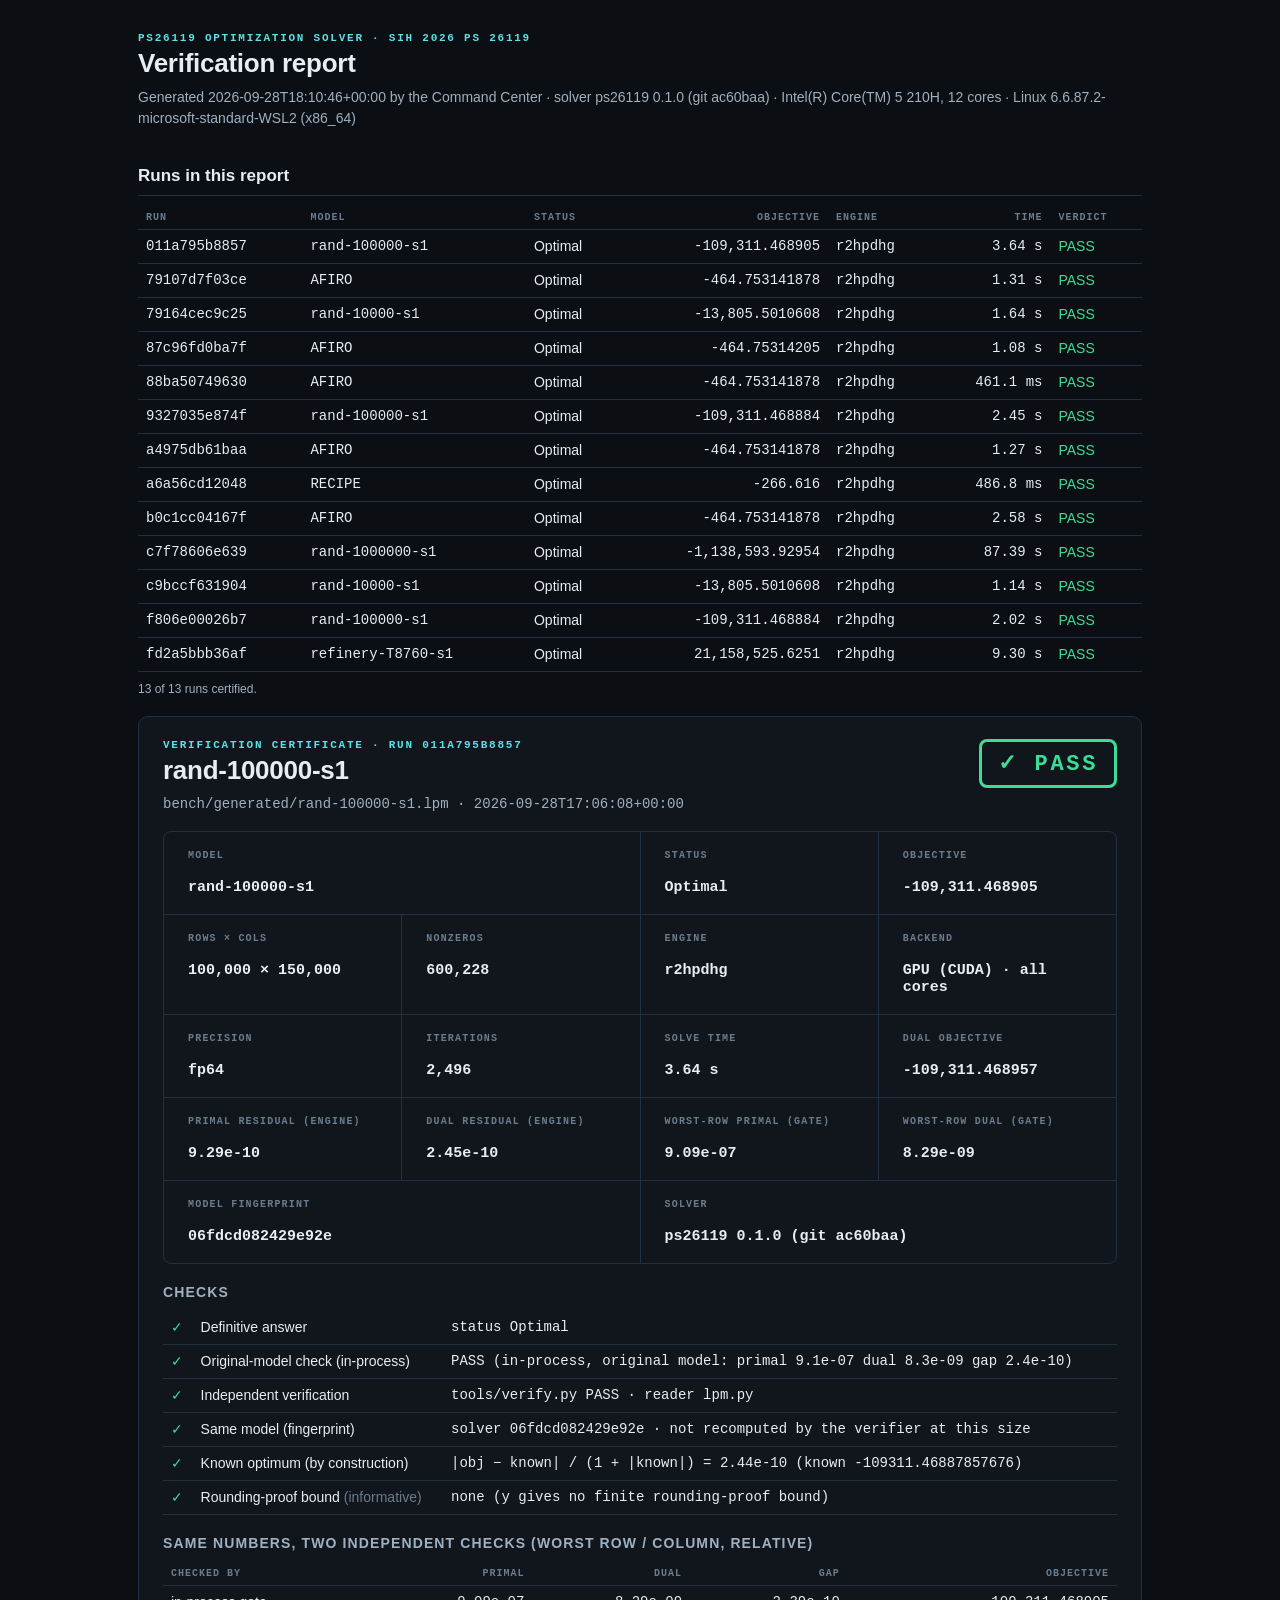
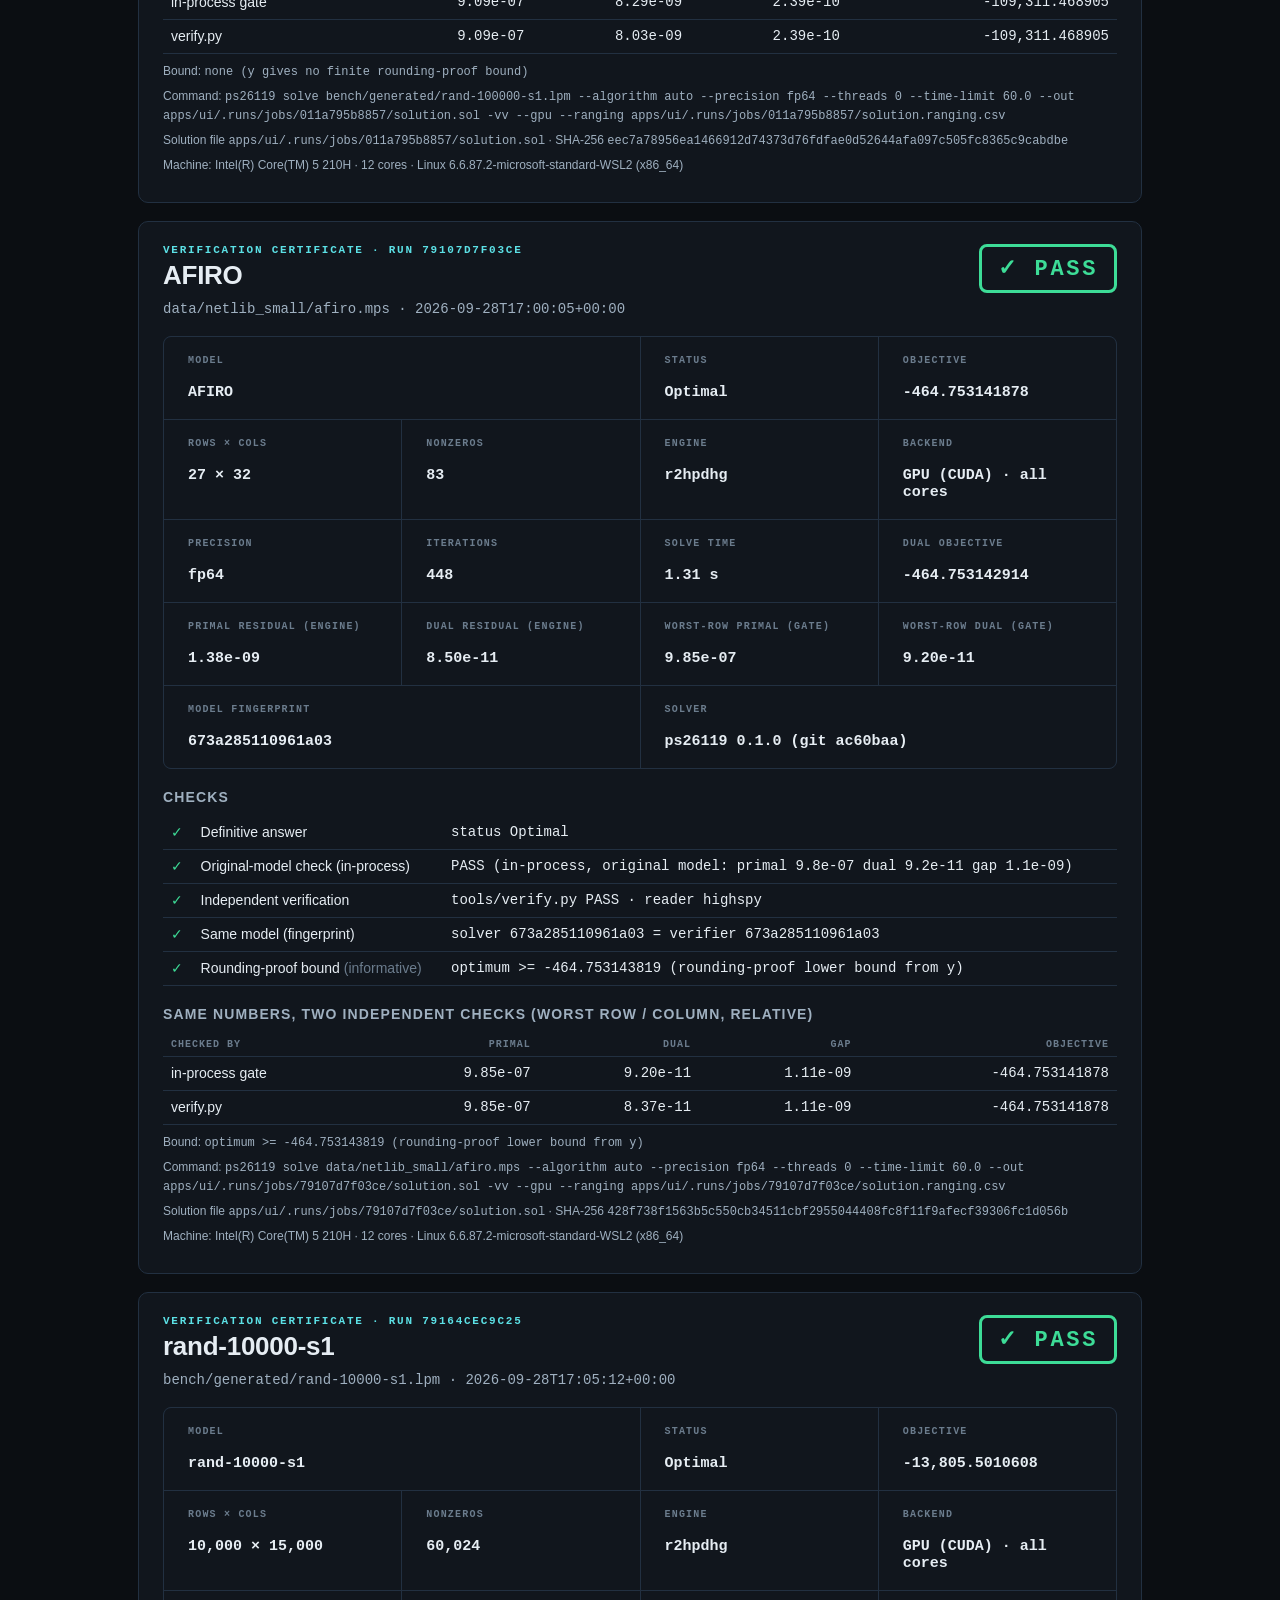
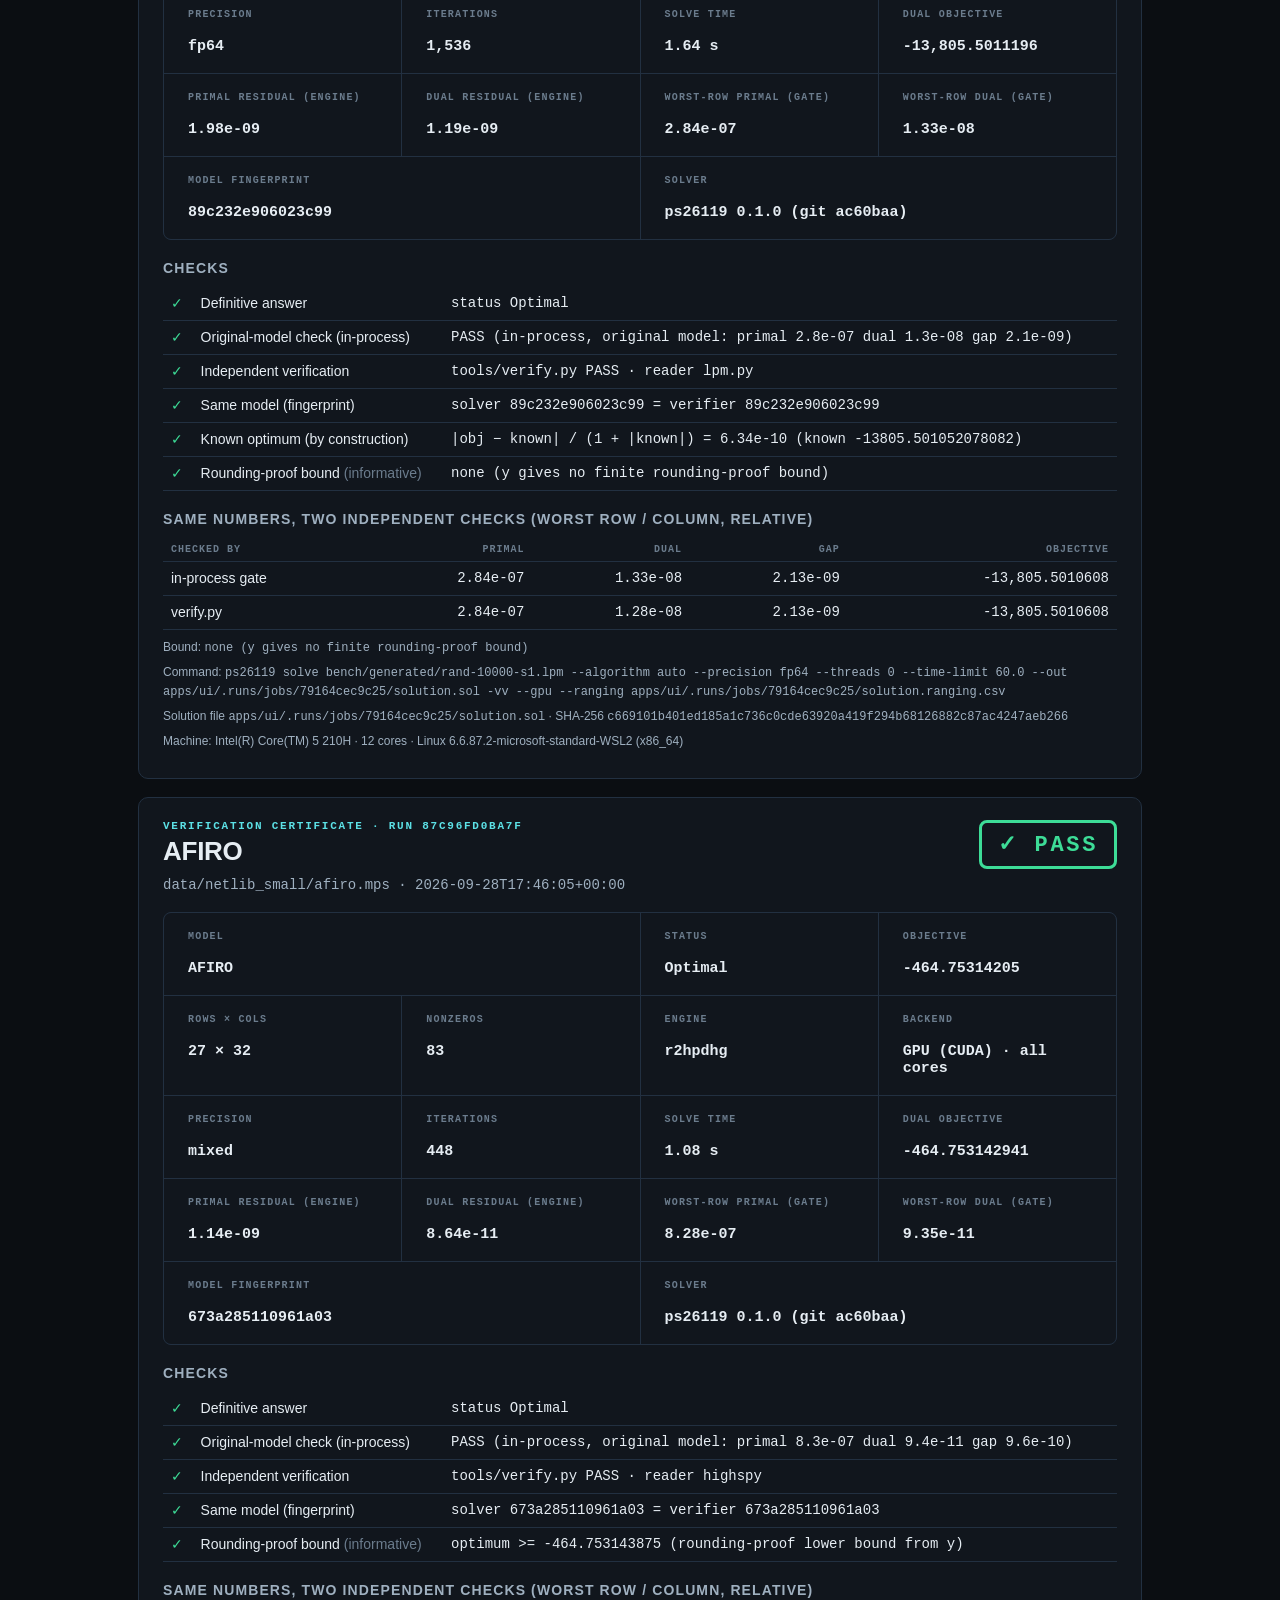
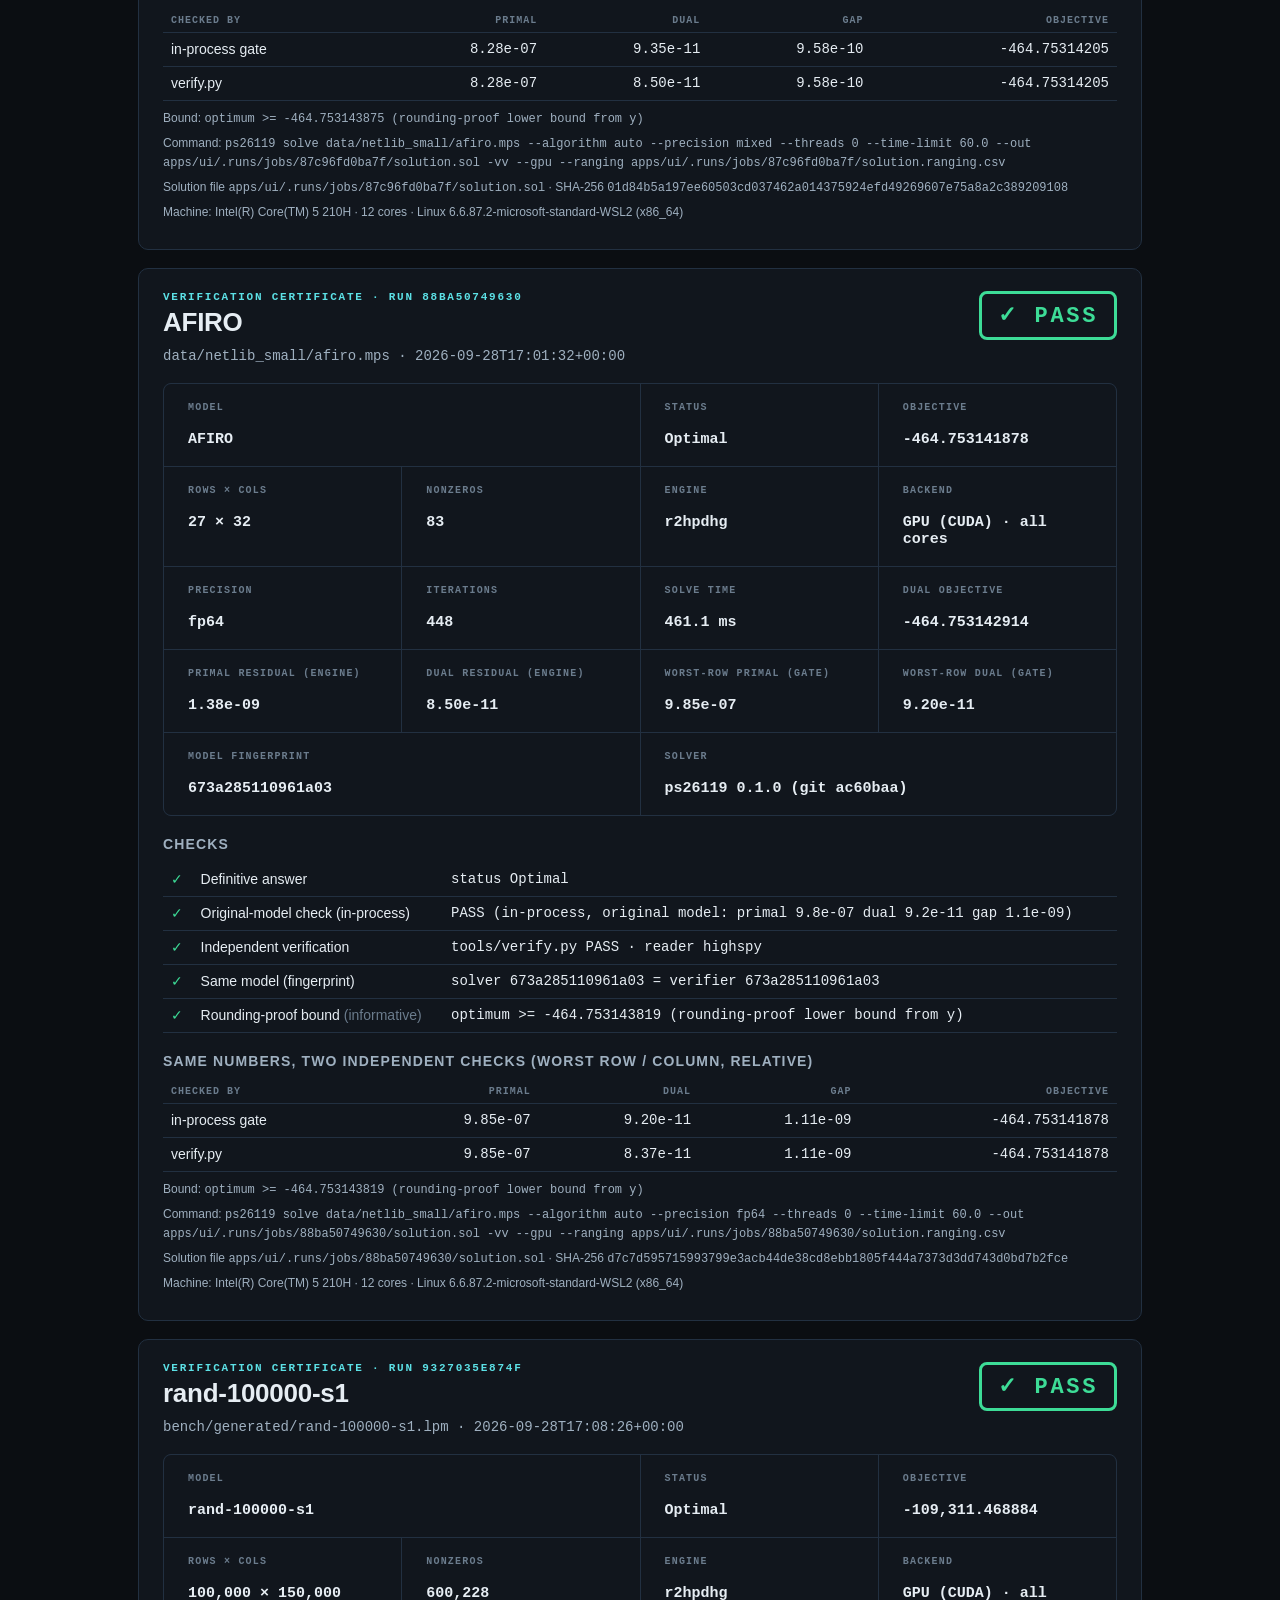
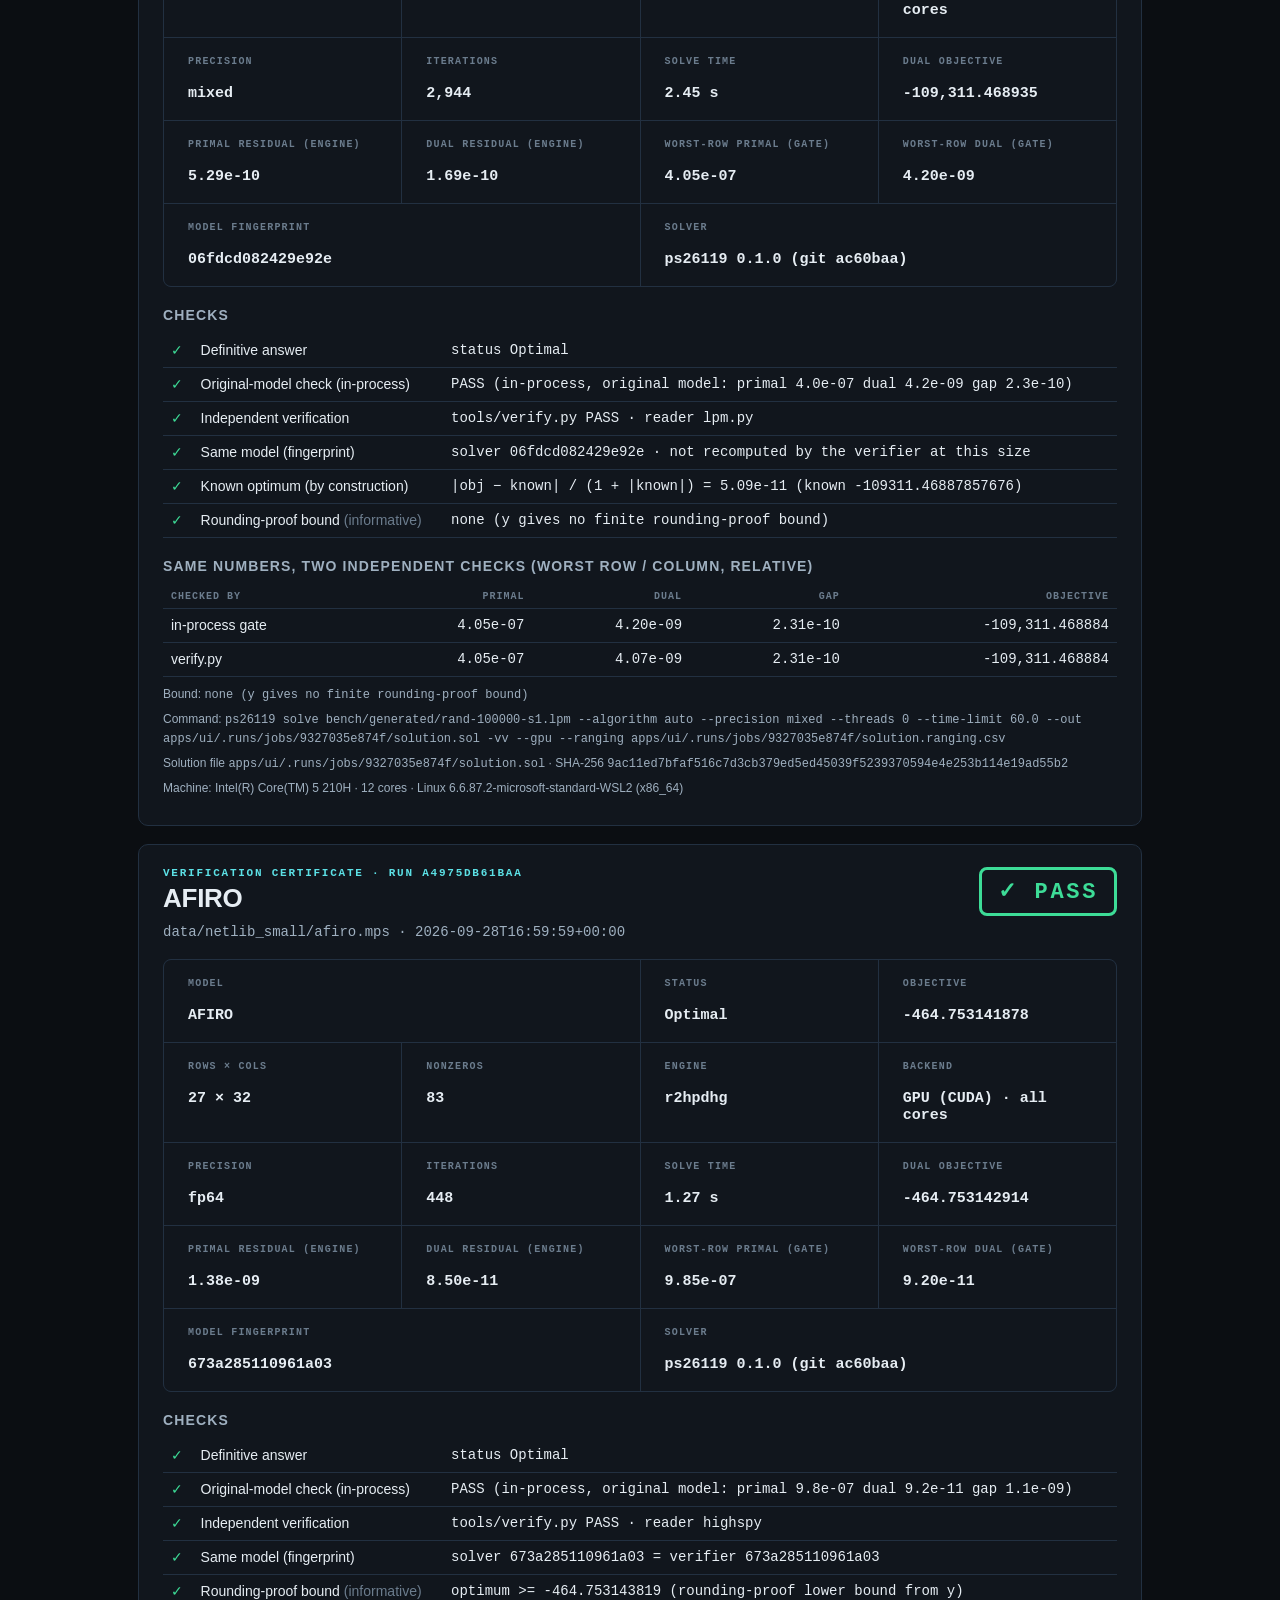
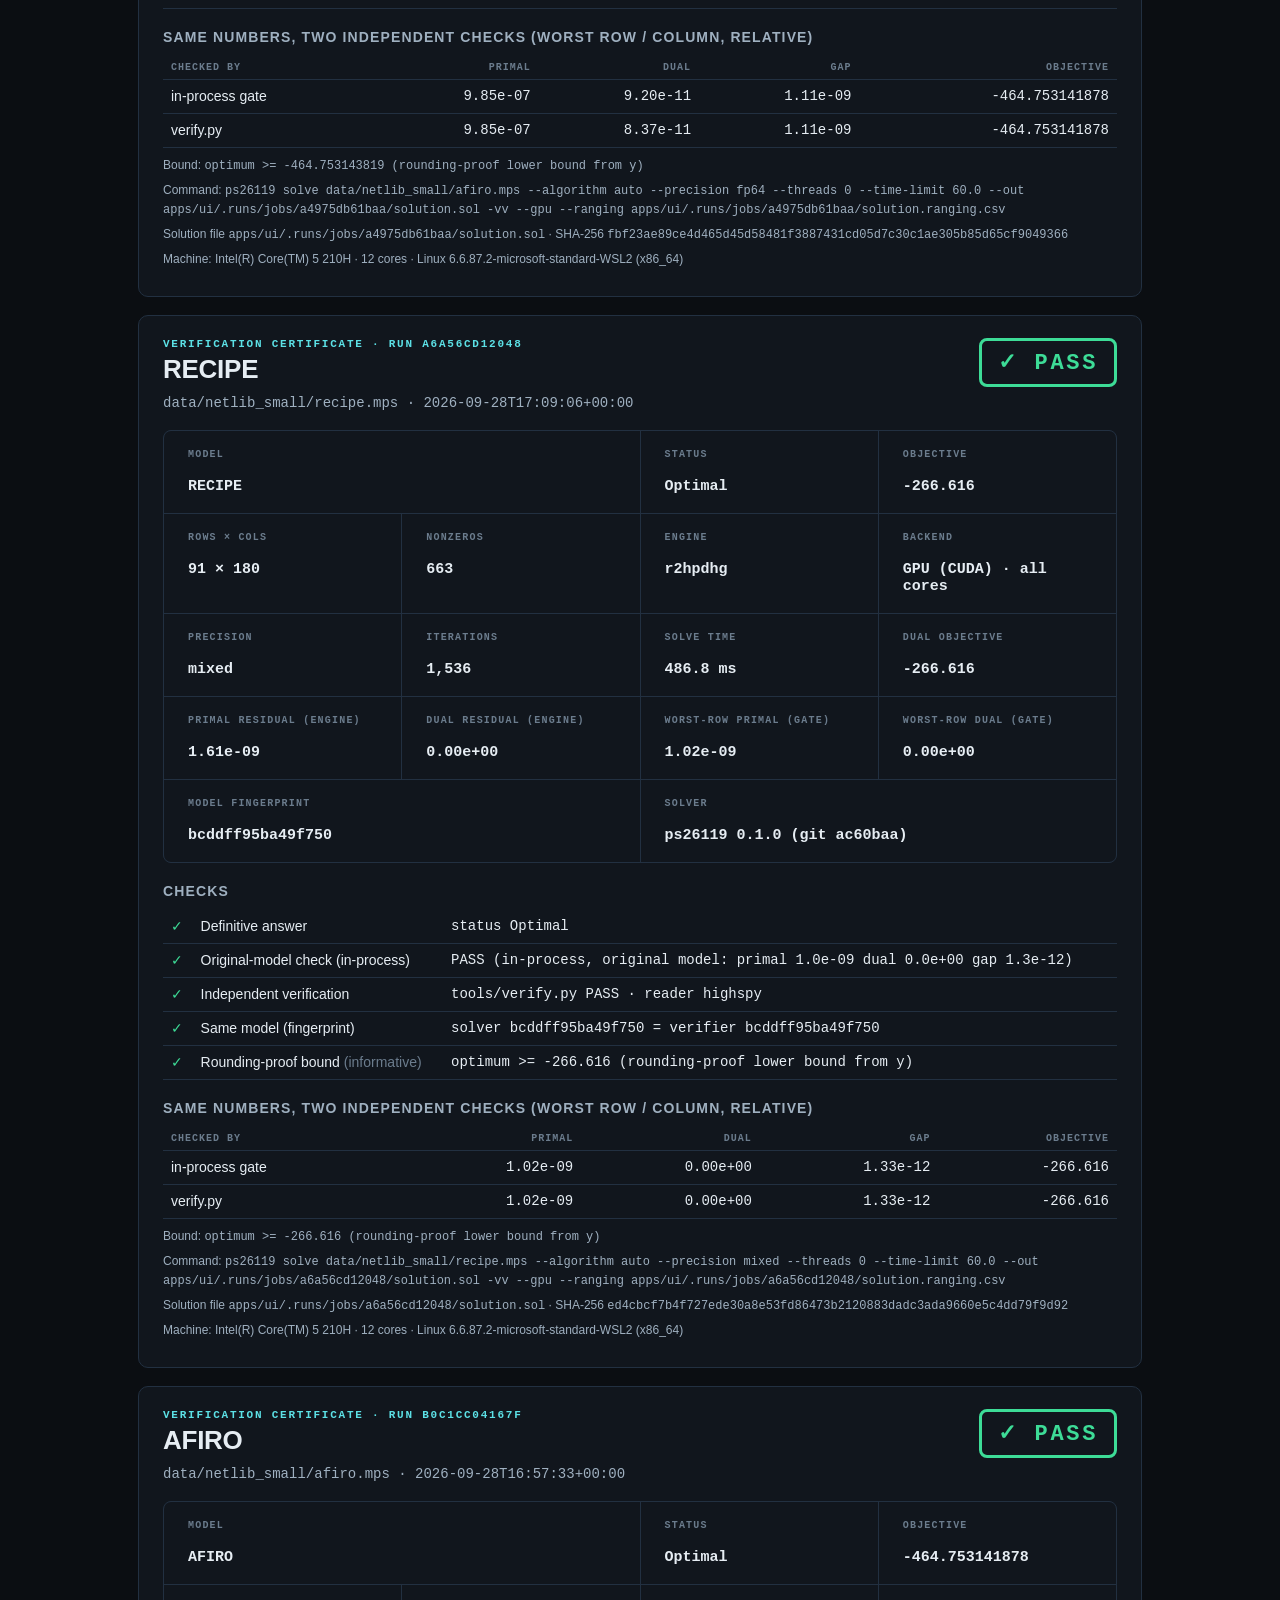
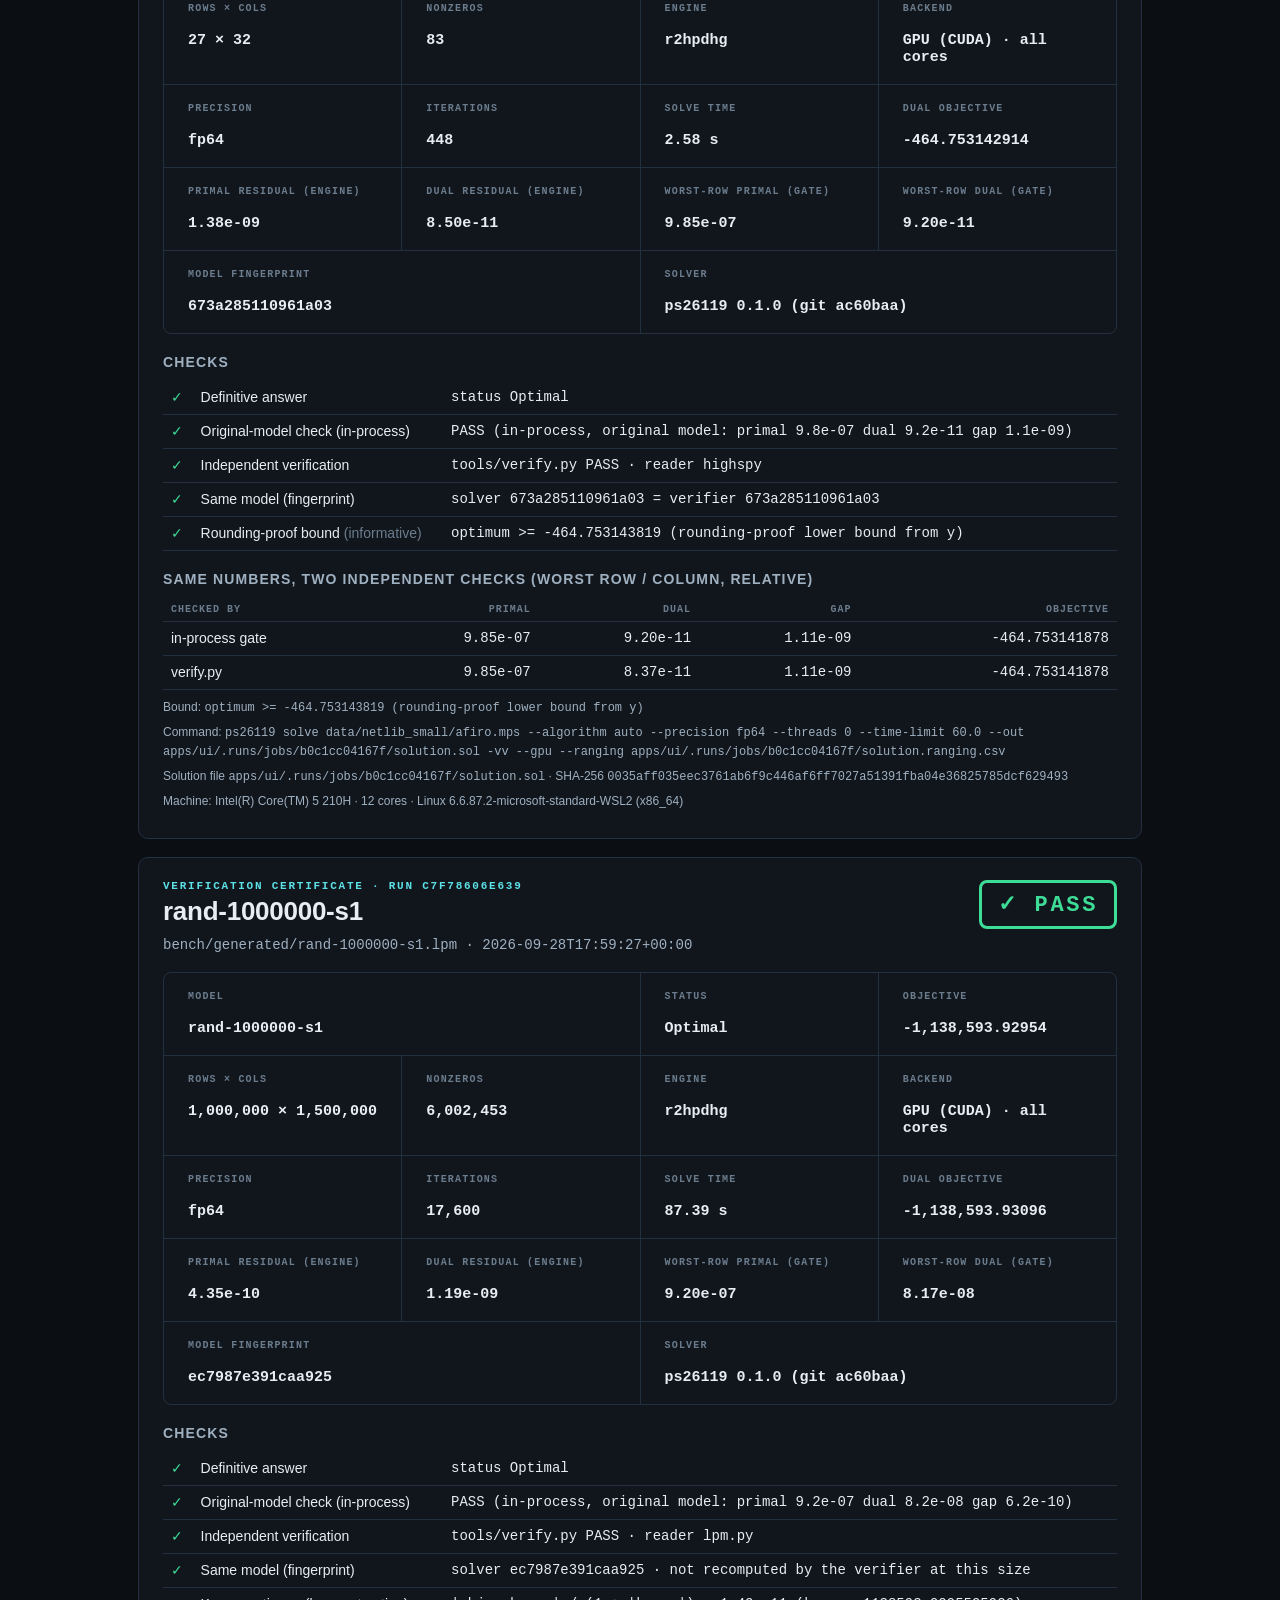
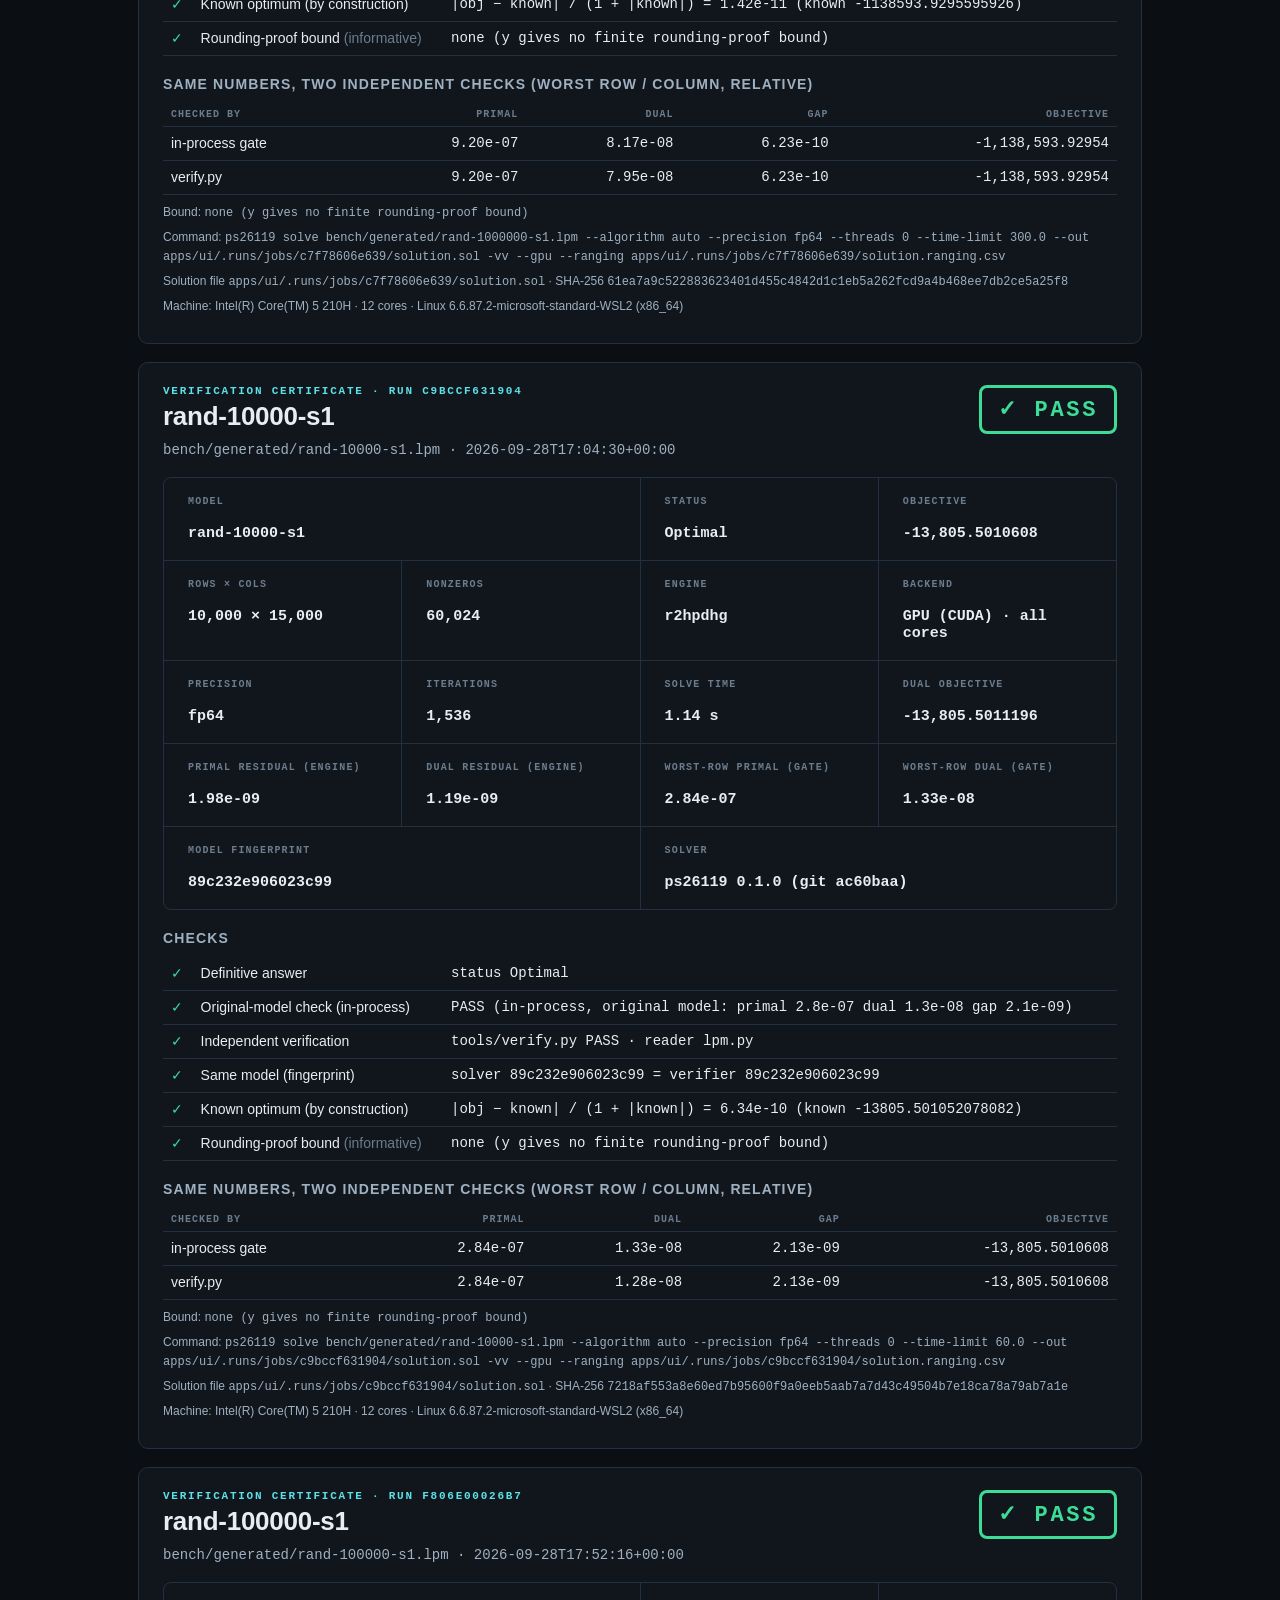
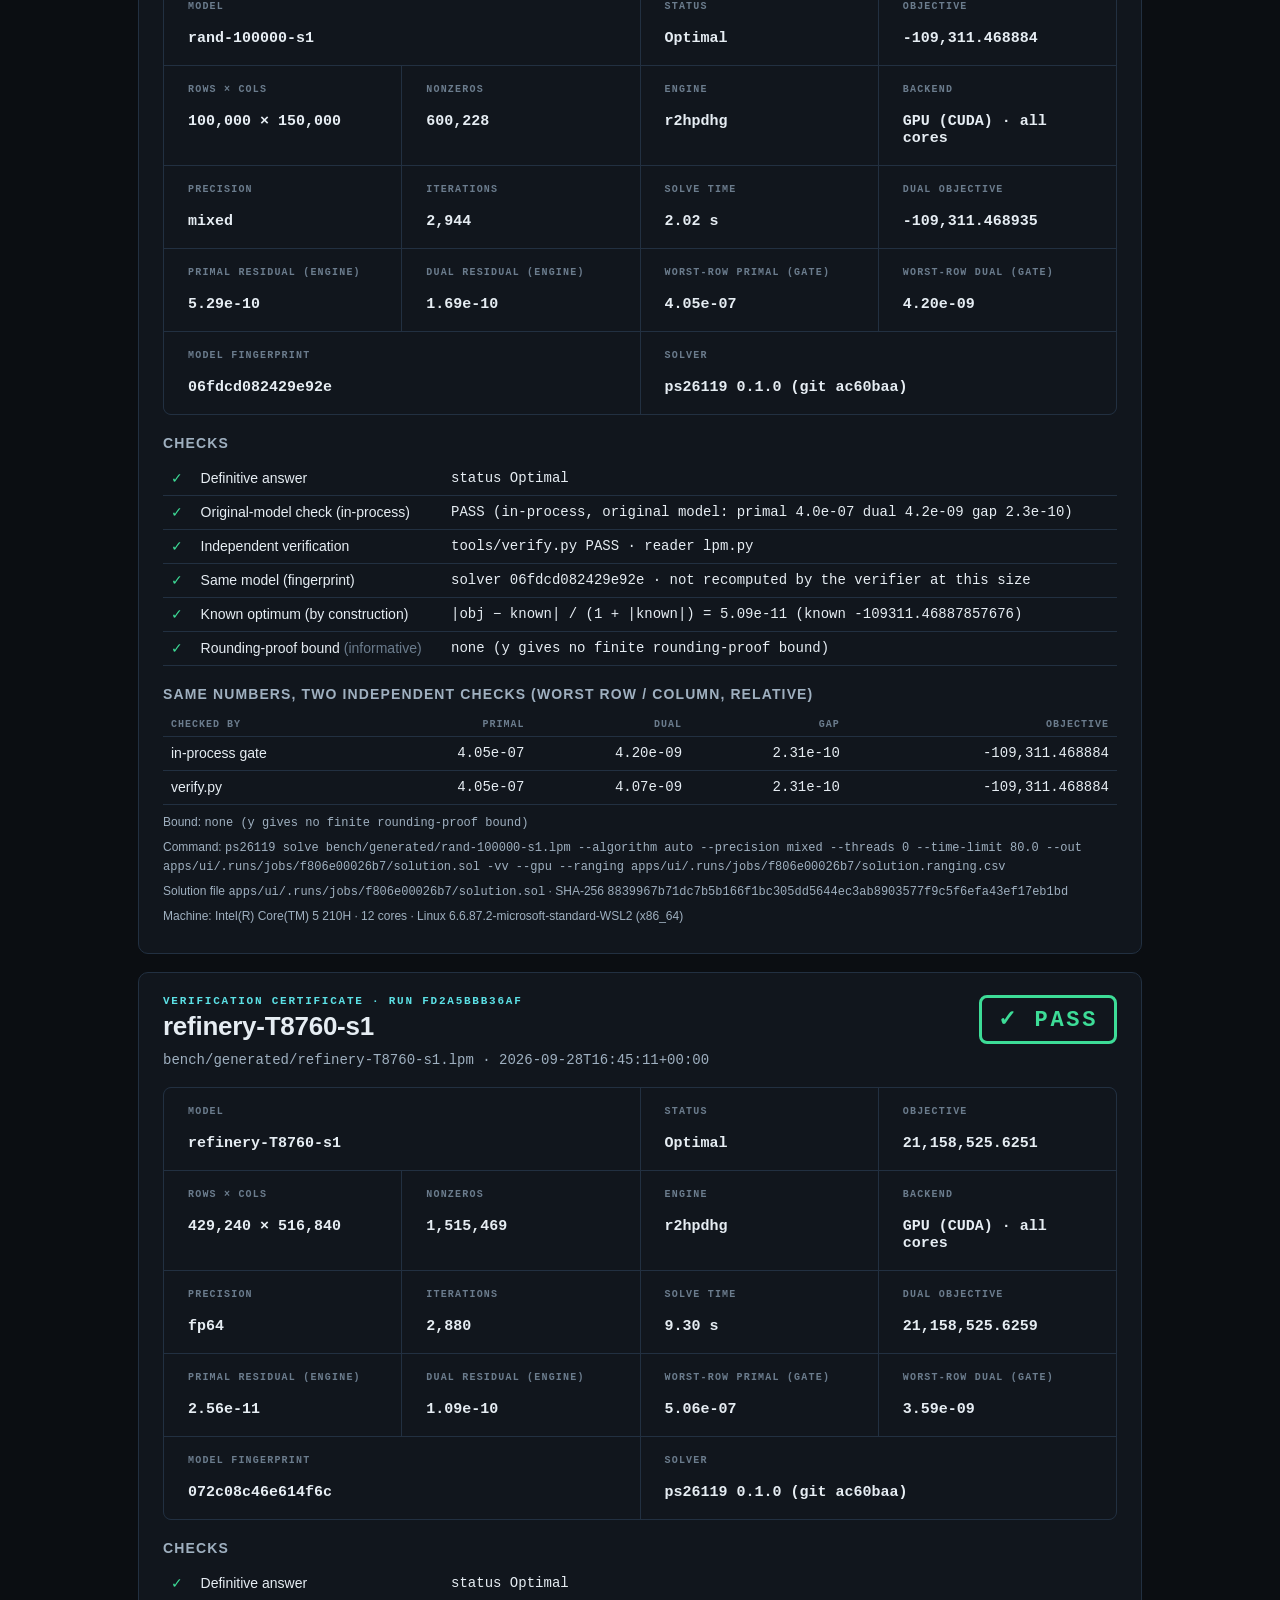
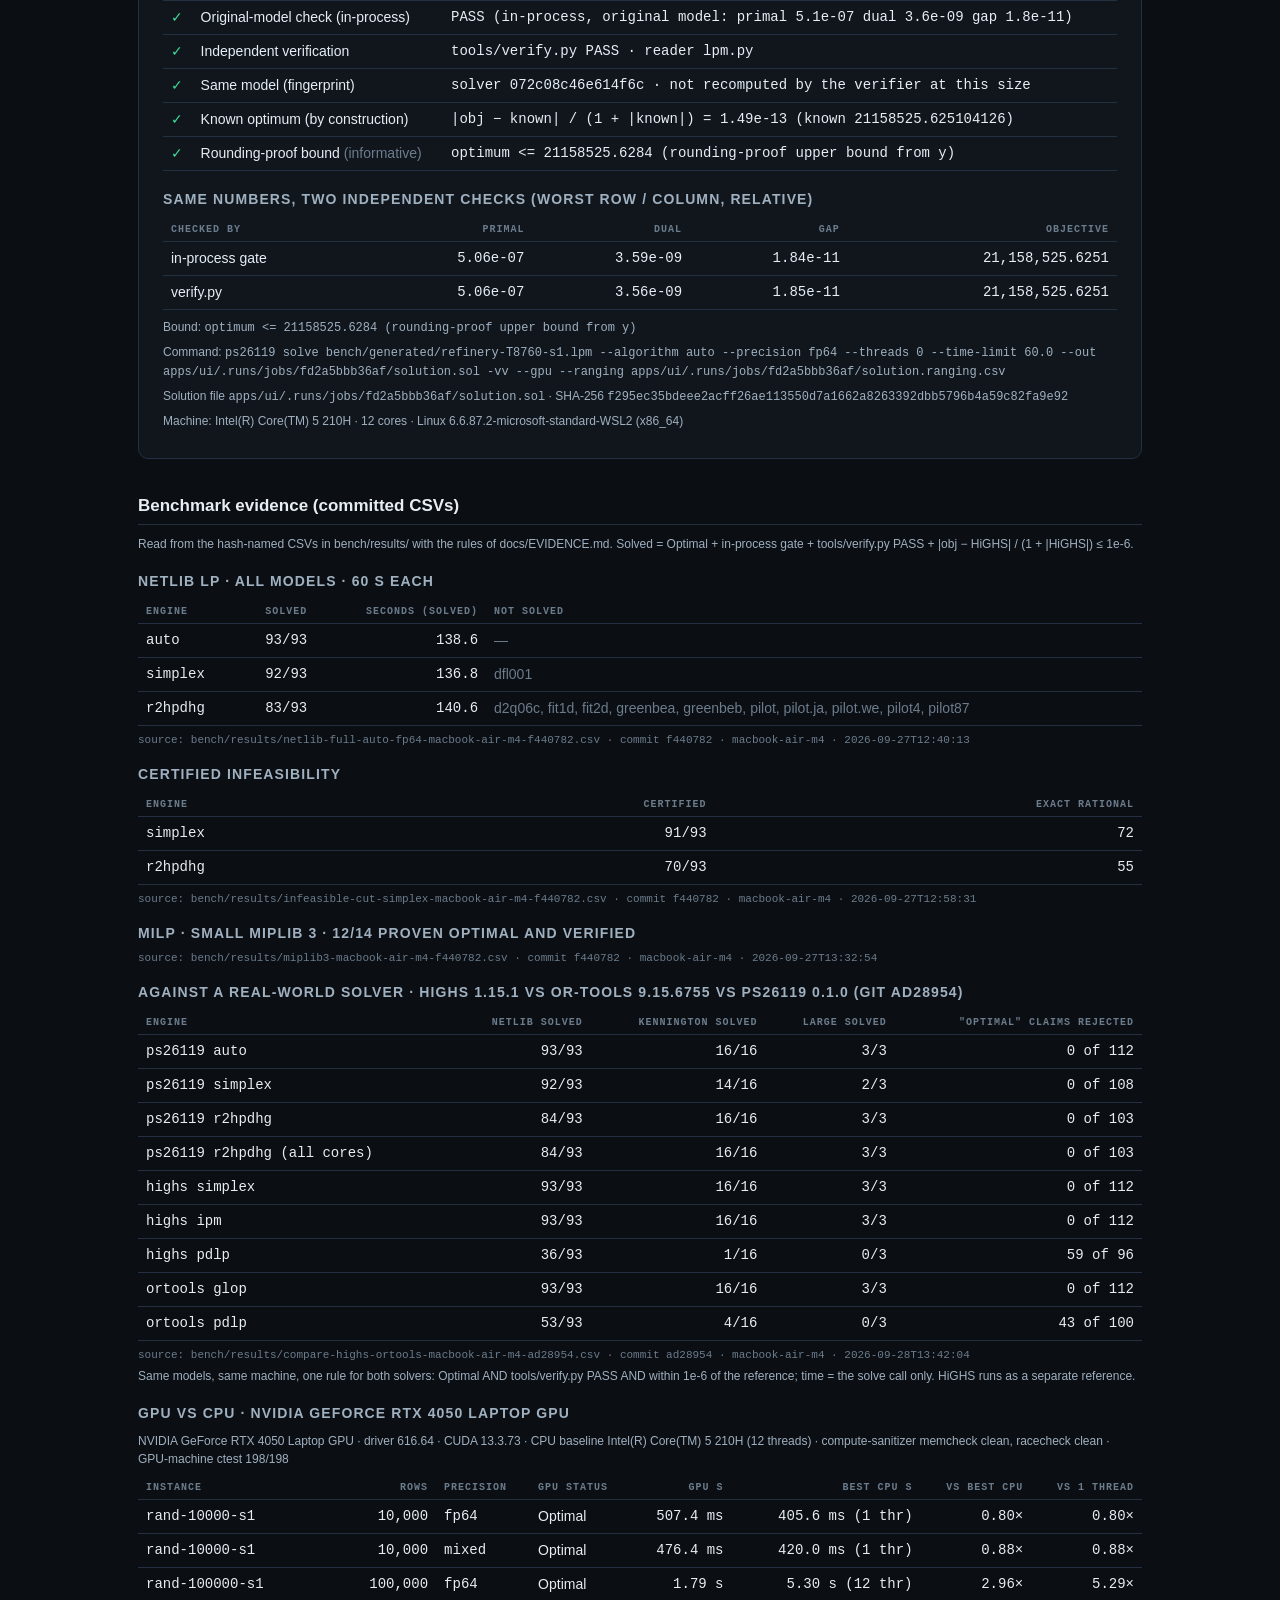
<file: bench/results/logs/rtx4050-laptop-ac60baa-ui/report.html>
<!doctype html><html lang="en"><head><meta charset="utf-8"><meta name="viewport" content="width=device-width,initial-scale=1">
<title>Verification report · PS26119</title><style>
:root{--bg:#0b0e12;--panel:#11161d;--line:#223041;--text:#e6edf3;--t2:#9fb0c0;--t3:#6b7c8d;--acc:#5ce1e6;--ok:#3ddc97;--bad:#ff5d6c;--warn:#ffb547}
*{box-sizing:border-box}body{margin:0;background:var(--bg);color:var(--text);font:14px/1.5 -apple-system,Segoe UI,Roboto,Helvetica,Arial,sans-serif}
main{max-width:1060px;margin:0 auto;padding:32px 28px 60px}
.mono,td.num,code{font-family:ui-monospace,SFMono-Regular,Menlo,Consolas,monospace;font-variant-numeric:tabular-nums}
h1{font-size:26px;margin:0 0 4px;letter-spacing:-.01em}h2{font-size:17px;margin:34px 0 10px;padding-bottom:6px;border-bottom:1px solid var(--line)}
h3{font-size:14px;margin:18px 0 8px;color:var(--t2);text-transform:uppercase;letter-spacing:.08em}
.eyebrow{font:600 11px ui-monospace,Menlo,monospace;letter-spacing:.16em;color:var(--acc);text-transform:uppercase}
.sub{color:var(--t2)}.dim{color:var(--t3)}.ok{color:var(--ok)}.bad{color:var(--bad)}.warn{color:var(--warn)}
.cert{border:1px solid var(--line);border-radius:10px;background:var(--panel);padding:22px 24px;margin:18px 0;break-inside:avoid}
.head{display:flex;justify-content:space-between;gap:20px;align-items:flex-start}
.stamp{border:3px solid var(--ok);color:var(--ok);border-radius:8px;padding:8px 16px;font:800 22px ui-monospace,Menlo,monospace;letter-spacing:.12em;white-space:nowrap}
.stamp.no{border-color:var(--bad);color:var(--bad)}
.grid{display:grid;grid-template-columns:repeat(4,minmax(0,1fr));gap:1px;background:var(--line);border:1px solid var(--line);border-radius:8px;overflow:hidden;margin:16px 0}
.grid div{background:var(--panel);padding:9px 12px;min-width:0}.grid .k{font:600 10px ui-monospace,Menlo,monospace;letter-spacing:.12em;color:var(--t3);text-transform:uppercase}
.grid .v{font:600 15px ui-monospace,Menlo,monospace;overflow-wrap:anywhere}.grid .wide{grid-column:span 2}
table{width:100%;border-collapse:collapse;margin:8px 0}th,td{text-align:left;padding:6px 8px;border-bottom:1px solid var(--line);vertical-align:top}
th{font:600 10px ui-monospace,Menlo,monospace;letter-spacing:.1em;color:var(--t3);text-transform:uppercase}td.num,th.num{text-align:right}
.src{font:11px ui-monospace,Menlo,monospace;color:var(--t3)}.note{font-size:12px;color:var(--t2);margin:6px 0}
footer{margin-top:40px;border-top:1px solid var(--line);padding-top:14px;font-size:12px;color:var(--t3)}
@media print{:root{--bg:#fff;--panel:#fff;--line:#c9d2dc;--text:#0b0e12;--t2:#33414f;--t3:#5b6b7b;--acc:#006d77;--ok:#08794b;--bad:#b3261e;--warn:#8a5a00}
main{padding:0;max-width:none}.cert{border-color:#9aa8b6}h2{break-after:avoid}}
@media (max-width:760px){.grid{grid-template-columns:repeat(2,minmax(0,1fr))}.head{flex-direction:column}}
</style></head><body><main>
<div class="eyebrow">PS26119 optimization solver · SIH 2026 PS 26119</div>
<h1>Verification report</h1>
<div class="sub">Generated 2026-09-28T18:10:46+00:00 by the Command Center · solver ps26119 0.1.0 (git ac60baa) · Intel(R) Core(TM) 5 210H, 12 cores · Linux 6.6.87.2-microsoft-standard-WSL2 (x86_64)</div>
<h2>Runs in this report</h2><table><thead><tr><th>run</th><th>model</th><th>status</th><th class=num>objective</th><th>engine</th><th class=num>time</th><th>verdict</th></tr></thead><tbody><tr><td class=mono>011a795b8857</td><td class=mono>rand-100000-s1</td><td>Optimal</td><td class=num>-109,311.468905</td><td class=mono>r2hpdhg</td><td class=num>3.64 s</td><td class="ok">PASS</td></tr><tr><td class=mono>79107d7f03ce</td><td class=mono>AFIRO</td><td>Optimal</td><td class=num>-464.753141878</td><td class=mono>r2hpdhg</td><td class=num>1.31 s</td><td class="ok">PASS</td></tr><tr><td class=mono>79164cec9c25</td><td class=mono>rand-10000-s1</td><td>Optimal</td><td class=num>-13,805.5010608</td><td class=mono>r2hpdhg</td><td class=num>1.64 s</td><td class="ok">PASS</td></tr><tr><td class=mono>87c96fd0ba7f</td><td class=mono>AFIRO</td><td>Optimal</td><td class=num>-464.75314205</td><td class=mono>r2hpdhg</td><td class=num>1.08 s</td><td class="ok">PASS</td></tr><tr><td class=mono>88ba50749630</td><td class=mono>AFIRO</td><td>Optimal</td><td class=num>-464.753141878</td><td class=mono>r2hpdhg</td><td class=num>461.1 ms</td><td class="ok">PASS</td></tr><tr><td class=mono>9327035e874f</td><td class=mono>rand-100000-s1</td><td>Optimal</td><td class=num>-109,311.468884</td><td class=mono>r2hpdhg</td><td class=num>2.45 s</td><td class="ok">PASS</td></tr><tr><td class=mono>a4975db61baa</td><td class=mono>AFIRO</td><td>Optimal</td><td class=num>-464.753141878</td><td class=mono>r2hpdhg</td><td class=num>1.27 s</td><td class="ok">PASS</td></tr><tr><td class=mono>a6a56cd12048</td><td class=mono>RECIPE</td><td>Optimal</td><td class=num>-266.616</td><td class=mono>r2hpdhg</td><td class=num>486.8 ms</td><td class="ok">PASS</td></tr><tr><td class=mono>b0c1cc04167f</td><td class=mono>AFIRO</td><td>Optimal</td><td class=num>-464.753141878</td><td class=mono>r2hpdhg</td><td class=num>2.58 s</td><td class="ok">PASS</td></tr><tr><td class=mono>c7f78606e639</td><td class=mono>rand-1000000-s1</td><td>Optimal</td><td class=num>-1,138,593.92954</td><td class=mono>r2hpdhg</td><td class=num>87.39 s</td><td class="ok">PASS</td></tr><tr><td class=mono>c9bccf631904</td><td class=mono>rand-10000-s1</td><td>Optimal</td><td class=num>-13,805.5010608</td><td class=mono>r2hpdhg</td><td class=num>1.14 s</td><td class="ok">PASS</td></tr><tr><td class=mono>f806e00026b7</td><td class=mono>rand-100000-s1</td><td>Optimal</td><td class=num>-109,311.468884</td><td class=mono>r2hpdhg</td><td class=num>2.02 s</td><td class="ok">PASS</td></tr><tr><td class=mono>fd2a5bbb36af</td><td class=mono>refinery-T8760-s1</td><td>Optimal</td><td class=num>21,158,525.6251</td><td class=mono>r2hpdhg</td><td class=num>9.30 s</td><td class="ok">PASS</td></tr></tbody></table><p class=note>13 of 13 runs certified.</p>
<section class="cert">
 <div class="head"><div><div class="eyebrow">verification certificate · run 011a795b8857</div>
  <h1>rand-100000-s1</h1><div class="sub mono">bench/generated/rand-100000-s1.lpm · 2026-09-28T17:06:08+00:00</div></div>
  <div class="stamp ">✓ PASS</div></div>
 
 <div class="grid"><div class="wide"><div class="k">model</div><div class="v">rand-100000-s1</div></div><div class=""><div class="k">status</div><div class="v">Optimal</div></div><div class=""><div class="k">objective</div><div class="v">-109,311.468905</div></div><div class=""><div class="k">rows × cols</div><div class="v">100,000 × 150,000</div></div><div class=""><div class="k">nonzeros</div><div class="v">600,228</div></div><div class=""><div class="k">engine</div><div class="v">r2hpdhg</div></div><div class=""><div class="k">backend</div><div class="v">GPU (CUDA) · all cores</div></div><div class=""><div class="k">precision</div><div class="v">fp64</div></div><div class=""><div class="k">iterations</div><div class="v">2,496</div></div><div class=""><div class="k">solve time</div><div class="v">3.64 s</div></div><div class=""><div class="k">dual objective</div><div class="v">-109,311.468957</div></div><div class=""><div class="k">primal residual (engine)</div><div class="v">9.29e-10</div></div><div class=""><div class="k">dual residual (engine)</div><div class="v">2.45e-10</div></div><div class=""><div class="k">worst-row primal (gate)</div><div class="v">9.09e-07</div></div><div class=""><div class="k">worst-row dual (gate)</div><div class="v">8.29e-09</div></div><div class="wide"><div class="k">model fingerprint</div><div class="v"><span class="mono">06fdcd082429e92e</span></div></div><div class="wide"><div class="k">solver</div><div class="v">ps26119 0.1.0 (git ac60baa)</div></div></div>
 <h3>Checks</h3><table><tbody><tr><td><span class=ok>✓</span></td><td>Definitive answer</td><td class="mono">status Optimal</td></tr><tr><td><span class=ok>✓</span></td><td>Original-model check (in-process)</td><td class="mono">PASS  (in-process, original model: primal 9.1e-07  dual 8.3e-09  gap 2.4e-10)</td></tr><tr><td><span class=ok>✓</span></td><td>Independent verification</td><td class="mono">tools/verify.py PASS · reader lpm.py</td></tr><tr><td><span class=ok>✓</span></td><td>Same model (fingerprint)</td><td class="mono">solver 06fdcd082429e92e · not recomputed by the verifier at this size</td></tr><tr><td><span class=ok>✓</span></td><td>Known optimum (by construction)</td><td class="mono">|obj − known| / (1 + |known|) = 2.44e-10 (known -109311.46887857676)</td></tr><tr><td><span class=ok>✓</span></td><td>Rounding-proof bound <span class=dim>(informative)</span></td><td class="mono">none  (y gives no finite rounding-proof bound)</td></tr></tbody></table>
 <h3>Same numbers, two independent checks (worst row / column, relative)</h3><table><thead><tr><th>checked by</th><th class="num">primal</th><th class="num">dual</th><th class="num">gap</th><th class="num">objective</th></tr></thead><tbody><tr><td>in-process gate</td><td class="num">9.09e-07</td><td class="num">8.29e-09</td><td class="num">2.39e-10</td><td class="num">-109,311.468905</td></tr><tr><td>verify.py</td><td class="num">9.09e-07</td><td class="num">8.03e-09</td><td class="num">2.39e-10</td><td class="num">-109,311.468905</td></tr></tbody></table>
 
 <p class="note">Bound: <span class="mono">none  (y gives no finite rounding-proof bound)</span></p>
 <p class="note">Command: <code>ps26119 solve bench/generated/rand-100000-s1.lpm --algorithm auto --precision fp64 --threads 0 --time-limit 60.0 --out apps/ui/.runs/jobs/011a795b8857/solution.sol -vv --gpu --ranging apps/ui/.runs/jobs/011a795b8857/solution.ranging.csv</code></p>
 <p class="note">Solution file <code>apps/ui/.runs/jobs/011a795b8857/solution.sol</code> · SHA-256 <code>eec7a78956ea1466912d74373d76fdfae0d52644afa097c505fc8365c9cabdbe</code></p>
 <p class="note">Machine: Intel(R) Core(TM) 5 210H · 12 cores · Linux 6.6.87.2-microsoft-standard-WSL2 (x86_64)</p>
</section>
<section class="cert">
 <div class="head"><div><div class="eyebrow">verification certificate · run 79107d7f03ce</div>
  <h1>AFIRO</h1><div class="sub mono">data/netlib_small/afiro.mps · 2026-09-28T17:00:05+00:00</div></div>
  <div class="stamp ">✓ PASS</div></div>
 
 <div class="grid"><div class="wide"><div class="k">model</div><div class="v">AFIRO</div></div><div class=""><div class="k">status</div><div class="v">Optimal</div></div><div class=""><div class="k">objective</div><div class="v">-464.753141878</div></div><div class=""><div class="k">rows × cols</div><div class="v">27 × 32</div></div><div class=""><div class="k">nonzeros</div><div class="v">83</div></div><div class=""><div class="k">engine</div><div class="v">r2hpdhg</div></div><div class=""><div class="k">backend</div><div class="v">GPU (CUDA) · all cores</div></div><div class=""><div class="k">precision</div><div class="v">fp64</div></div><div class=""><div class="k">iterations</div><div class="v">448</div></div><div class=""><div class="k">solve time</div><div class="v">1.31 s</div></div><div class=""><div class="k">dual objective</div><div class="v">-464.753142914</div></div><div class=""><div class="k">primal residual (engine)</div><div class="v">1.38e-09</div></div><div class=""><div class="k">dual residual (engine)</div><div class="v">8.50e-11</div></div><div class=""><div class="k">worst-row primal (gate)</div><div class="v">9.85e-07</div></div><div class=""><div class="k">worst-row dual (gate)</div><div class="v">9.20e-11</div></div><div class="wide"><div class="k">model fingerprint</div><div class="v"><span class="mono">673a285110961a03</span></div></div><div class="wide"><div class="k">solver</div><div class="v">ps26119 0.1.0 (git ac60baa)</div></div></div>
 <h3>Checks</h3><table><tbody><tr><td><span class=ok>✓</span></td><td>Definitive answer</td><td class="mono">status Optimal</td></tr><tr><td><span class=ok>✓</span></td><td>Original-model check (in-process)</td><td class="mono">PASS  (in-process, original model: primal 9.8e-07  dual 9.2e-11  gap 1.1e-09)</td></tr><tr><td><span class=ok>✓</span></td><td>Independent verification</td><td class="mono">tools/verify.py PASS · reader highspy</td></tr><tr><td><span class=ok>✓</span></td><td>Same model (fingerprint)</td><td class="mono">solver 673a285110961a03 = verifier 673a285110961a03</td></tr><tr><td><span class=ok>✓</span></td><td>Rounding-proof bound <span class=dim>(informative)</span></td><td class="mono">optimum &gt;= -464.753143819  (rounding-proof lower bound from y)</td></tr></tbody></table>
 <h3>Same numbers, two independent checks (worst row / column, relative)</h3><table><thead><tr><th>checked by</th><th class="num">primal</th><th class="num">dual</th><th class="num">gap</th><th class="num">objective</th></tr></thead><tbody><tr><td>in-process gate</td><td class="num">9.85e-07</td><td class="num">9.20e-11</td><td class="num">1.11e-09</td><td class="num">-464.753141878</td></tr><tr><td>verify.py</td><td class="num">9.85e-07</td><td class="num">8.37e-11</td><td class="num">1.11e-09</td><td class="num">-464.753141878</td></tr></tbody></table>
 
 <p class="note">Bound: <span class="mono">optimum &gt;= -464.753143819  (rounding-proof lower bound from y)</span></p>
 <p class="note">Command: <code>ps26119 solve data/netlib_small/afiro.mps --algorithm auto --precision fp64 --threads 0 --time-limit 60.0 --out apps/ui/.runs/jobs/79107d7f03ce/solution.sol -vv --gpu --ranging apps/ui/.runs/jobs/79107d7f03ce/solution.ranging.csv</code></p>
 <p class="note">Solution file <code>apps/ui/.runs/jobs/79107d7f03ce/solution.sol</code> · SHA-256 <code>428f738f1563b5c550cb34511cbf2955044408fc8f11f9afecf39306fc1d056b</code></p>
 <p class="note">Machine: Intel(R) Core(TM) 5 210H · 12 cores · Linux 6.6.87.2-microsoft-standard-WSL2 (x86_64)</p>
</section>
<section class="cert">
 <div class="head"><div><div class="eyebrow">verification certificate · run 79164cec9c25</div>
  <h1>rand-10000-s1</h1><div class="sub mono">bench/generated/rand-10000-s1.lpm · 2026-09-28T17:05:12+00:00</div></div>
  <div class="stamp ">✓ PASS</div></div>
 
 <div class="grid"><div class="wide"><div class="k">model</div><div class="v">rand-10000-s1</div></div><div class=""><div class="k">status</div><div class="v">Optimal</div></div><div class=""><div class="k">objective</div><div class="v">-13,805.5010608</div></div><div class=""><div class="k">rows × cols</div><div class="v">10,000 × 15,000</div></div><div class=""><div class="k">nonzeros</div><div class="v">60,024</div></div><div class=""><div class="k">engine</div><div class="v">r2hpdhg</div></div><div class=""><div class="k">backend</div><div class="v">GPU (CUDA) · all cores</div></div><div class=""><div class="k">precision</div><div class="v">fp64</div></div><div class=""><div class="k">iterations</div><div class="v">1,536</div></div><div class=""><div class="k">solve time</div><div class="v">1.64 s</div></div><div class=""><div class="k">dual objective</div><div class="v">-13,805.5011196</div></div><div class=""><div class="k">primal residual (engine)</div><div class="v">1.98e-09</div></div><div class=""><div class="k">dual residual (engine)</div><div class="v">1.19e-09</div></div><div class=""><div class="k">worst-row primal (gate)</div><div class="v">2.84e-07</div></div><div class=""><div class="k">worst-row dual (gate)</div><div class="v">1.33e-08</div></div><div class="wide"><div class="k">model fingerprint</div><div class="v"><span class="mono">89c232e906023c99</span></div></div><div class="wide"><div class="k">solver</div><div class="v">ps26119 0.1.0 (git ac60baa)</div></div></div>
 <h3>Checks</h3><table><tbody><tr><td><span class=ok>✓</span></td><td>Definitive answer</td><td class="mono">status Optimal</td></tr><tr><td><span class=ok>✓</span></td><td>Original-model check (in-process)</td><td class="mono">PASS  (in-process, original model: primal 2.8e-07  dual 1.3e-08  gap 2.1e-09)</td></tr><tr><td><span class=ok>✓</span></td><td>Independent verification</td><td class="mono">tools/verify.py PASS · reader lpm.py</td></tr><tr><td><span class=ok>✓</span></td><td>Same model (fingerprint)</td><td class="mono">solver 89c232e906023c99 = verifier 89c232e906023c99</td></tr><tr><td><span class=ok>✓</span></td><td>Known optimum (by construction)</td><td class="mono">|obj − known| / (1 + |known|) = 6.34e-10 (known -13805.501052078082)</td></tr><tr><td><span class=ok>✓</span></td><td>Rounding-proof bound <span class=dim>(informative)</span></td><td class="mono">none  (y gives no finite rounding-proof bound)</td></tr></tbody></table>
 <h3>Same numbers, two independent checks (worst row / column, relative)</h3><table><thead><tr><th>checked by</th><th class="num">primal</th><th class="num">dual</th><th class="num">gap</th><th class="num">objective</th></tr></thead><tbody><tr><td>in-process gate</td><td class="num">2.84e-07</td><td class="num">1.33e-08</td><td class="num">2.13e-09</td><td class="num">-13,805.5010608</td></tr><tr><td>verify.py</td><td class="num">2.84e-07</td><td class="num">1.28e-08</td><td class="num">2.13e-09</td><td class="num">-13,805.5010608</td></tr></tbody></table>
 
 <p class="note">Bound: <span class="mono">none  (y gives no finite rounding-proof bound)</span></p>
 <p class="note">Command: <code>ps26119 solve bench/generated/rand-10000-s1.lpm --algorithm auto --precision fp64 --threads 0 --time-limit 60.0 --out apps/ui/.runs/jobs/79164cec9c25/solution.sol -vv --gpu --ranging apps/ui/.runs/jobs/79164cec9c25/solution.ranging.csv</code></p>
 <p class="note">Solution file <code>apps/ui/.runs/jobs/79164cec9c25/solution.sol</code> · SHA-256 <code>c669101b401ed185a1c736c0cde63920a419f294b68126882c87ac4247aeb266</code></p>
 <p class="note">Machine: Intel(R) Core(TM) 5 210H · 12 cores · Linux 6.6.87.2-microsoft-standard-WSL2 (x86_64)</p>
</section>
<section class="cert">
 <div class="head"><div><div class="eyebrow">verification certificate · run 87c96fd0ba7f</div>
  <h1>AFIRO</h1><div class="sub mono">data/netlib_small/afiro.mps · 2026-09-28T17:46:05+00:00</div></div>
  <div class="stamp ">✓ PASS</div></div>
 
 <div class="grid"><div class="wide"><div class="k">model</div><div class="v">AFIRO</div></div><div class=""><div class="k">status</div><div class="v">Optimal</div></div><div class=""><div class="k">objective</div><div class="v">-464.75314205</div></div><div class=""><div class="k">rows × cols</div><div class="v">27 × 32</div></div><div class=""><div class="k">nonzeros</div><div class="v">83</div></div><div class=""><div class="k">engine</div><div class="v">r2hpdhg</div></div><div class=""><div class="k">backend</div><div class="v">GPU (CUDA) · all cores</div></div><div class=""><div class="k">precision</div><div class="v">mixed</div></div><div class=""><div class="k">iterations</div><div class="v">448</div></div><div class=""><div class="k">solve time</div><div class="v">1.08 s</div></div><div class=""><div class="k">dual objective</div><div class="v">-464.753142941</div></div><div class=""><div class="k">primal residual (engine)</div><div class="v">1.14e-09</div></div><div class=""><div class="k">dual residual (engine)</div><div class="v">8.64e-11</div></div><div class=""><div class="k">worst-row primal (gate)</div><div class="v">8.28e-07</div></div><div class=""><div class="k">worst-row dual (gate)</div><div class="v">9.35e-11</div></div><div class="wide"><div class="k">model fingerprint</div><div class="v"><span class="mono">673a285110961a03</span></div></div><div class="wide"><div class="k">solver</div><div class="v">ps26119 0.1.0 (git ac60baa)</div></div></div>
 <h3>Checks</h3><table><tbody><tr><td><span class=ok>✓</span></td><td>Definitive answer</td><td class="mono">status Optimal</td></tr><tr><td><span class=ok>✓</span></td><td>Original-model check (in-process)</td><td class="mono">PASS  (in-process, original model: primal 8.3e-07  dual 9.4e-11  gap 9.6e-10)</td></tr><tr><td><span class=ok>✓</span></td><td>Independent verification</td><td class="mono">tools/verify.py PASS · reader highspy</td></tr><tr><td><span class=ok>✓</span></td><td>Same model (fingerprint)</td><td class="mono">solver 673a285110961a03 = verifier 673a285110961a03</td></tr><tr><td><span class=ok>✓</span></td><td>Rounding-proof bound <span class=dim>(informative)</span></td><td class="mono">optimum &gt;= -464.753143875  (rounding-proof lower bound from y)</td></tr></tbody></table>
 <h3>Same numbers, two independent checks (worst row / column, relative)</h3><table><thead><tr><th>checked by</th><th class="num">primal</th><th class="num">dual</th><th class="num">gap</th><th class="num">objective</th></tr></thead><tbody><tr><td>in-process gate</td><td class="num">8.28e-07</td><td class="num">9.35e-11</td><td class="num">9.58e-10</td><td class="num">-464.75314205</td></tr><tr><td>verify.py</td><td class="num">8.28e-07</td><td class="num">8.50e-11</td><td class="num">9.58e-10</td><td class="num">-464.75314205</td></tr></tbody></table>
 
 <p class="note">Bound: <span class="mono">optimum &gt;= -464.753143875  (rounding-proof lower bound from y)</span></p>
 <p class="note">Command: <code>ps26119 solve data/netlib_small/afiro.mps --algorithm auto --precision mixed --threads 0 --time-limit 60.0 --out apps/ui/.runs/jobs/87c96fd0ba7f/solution.sol -vv --gpu --ranging apps/ui/.runs/jobs/87c96fd0ba7f/solution.ranging.csv</code></p>
 <p class="note">Solution file <code>apps/ui/.runs/jobs/87c96fd0ba7f/solution.sol</code> · SHA-256 <code>01d84b5a197ee60503cd037462a014375924efd49269607e75a8a2c389209108</code></p>
 <p class="note">Machine: Intel(R) Core(TM) 5 210H · 12 cores · Linux 6.6.87.2-microsoft-standard-WSL2 (x86_64)</p>
</section>
<section class="cert">
 <div class="head"><div><div class="eyebrow">verification certificate · run 88ba50749630</div>
  <h1>AFIRO</h1><div class="sub mono">data/netlib_small/afiro.mps · 2026-09-28T17:01:32+00:00</div></div>
  <div class="stamp ">✓ PASS</div></div>
 
 <div class="grid"><div class="wide"><div class="k">model</div><div class="v">AFIRO</div></div><div class=""><div class="k">status</div><div class="v">Optimal</div></div><div class=""><div class="k">objective</div><div class="v">-464.753141878</div></div><div class=""><div class="k">rows × cols</div><div class="v">27 × 32</div></div><div class=""><div class="k">nonzeros</div><div class="v">83</div></div><div class=""><div class="k">engine</div><div class="v">r2hpdhg</div></div><div class=""><div class="k">backend</div><div class="v">GPU (CUDA) · all cores</div></div><div class=""><div class="k">precision</div><div class="v">fp64</div></div><div class=""><div class="k">iterations</div><div class="v">448</div></div><div class=""><div class="k">solve time</div><div class="v">461.1 ms</div></div><div class=""><div class="k">dual objective</div><div class="v">-464.753142914</div></div><div class=""><div class="k">primal residual (engine)</div><div class="v">1.38e-09</div></div><div class=""><div class="k">dual residual (engine)</div><div class="v">8.50e-11</div></div><div class=""><div class="k">worst-row primal (gate)</div><div class="v">9.85e-07</div></div><div class=""><div class="k">worst-row dual (gate)</div><div class="v">9.20e-11</div></div><div class="wide"><div class="k">model fingerprint</div><div class="v"><span class="mono">673a285110961a03</span></div></div><div class="wide"><div class="k">solver</div><div class="v">ps26119 0.1.0 (git ac60baa)</div></div></div>
 <h3>Checks</h3><table><tbody><tr><td><span class=ok>✓</span></td><td>Definitive answer</td><td class="mono">status Optimal</td></tr><tr><td><span class=ok>✓</span></td><td>Original-model check (in-process)</td><td class="mono">PASS  (in-process, original model: primal 9.8e-07  dual 9.2e-11  gap 1.1e-09)</td></tr><tr><td><span class=ok>✓</span></td><td>Independent verification</td><td class="mono">tools/verify.py PASS · reader highspy</td></tr><tr><td><span class=ok>✓</span></td><td>Same model (fingerprint)</td><td class="mono">solver 673a285110961a03 = verifier 673a285110961a03</td></tr><tr><td><span class=ok>✓</span></td><td>Rounding-proof bound <span class=dim>(informative)</span></td><td class="mono">optimum &gt;= -464.753143819  (rounding-proof lower bound from y)</td></tr></tbody></table>
 <h3>Same numbers, two independent checks (worst row / column, relative)</h3><table><thead><tr><th>checked by</th><th class="num">primal</th><th class="num">dual</th><th class="num">gap</th><th class="num">objective</th></tr></thead><tbody><tr><td>in-process gate</td><td class="num">9.85e-07</td><td class="num">9.20e-11</td><td class="num">1.11e-09</td><td class="num">-464.753141878</td></tr><tr><td>verify.py</td><td class="num">9.85e-07</td><td class="num">8.37e-11</td><td class="num">1.11e-09</td><td class="num">-464.753141878</td></tr></tbody></table>
 
 <p class="note">Bound: <span class="mono">optimum &gt;= -464.753143819  (rounding-proof lower bound from y)</span></p>
 <p class="note">Command: <code>ps26119 solve data/netlib_small/afiro.mps --algorithm auto --precision fp64 --threads 0 --time-limit 60.0 --out apps/ui/.runs/jobs/88ba50749630/solution.sol -vv --gpu --ranging apps/ui/.runs/jobs/88ba50749630/solution.ranging.csv</code></p>
 <p class="note">Solution file <code>apps/ui/.runs/jobs/88ba50749630/solution.sol</code> · SHA-256 <code>d7c7d595715993799e3acb44de38cd8ebb1805f444a7373d3dd743d0bd7b2fce</code></p>
 <p class="note">Machine: Intel(R) Core(TM) 5 210H · 12 cores · Linux 6.6.87.2-microsoft-standard-WSL2 (x86_64)</p>
</section>
<section class="cert">
 <div class="head"><div><div class="eyebrow">verification certificate · run 9327035e874f</div>
  <h1>rand-100000-s1</h1><div class="sub mono">bench/generated/rand-100000-s1.lpm · 2026-09-28T17:08:26+00:00</div></div>
  <div class="stamp ">✓ PASS</div></div>
 
 <div class="grid"><div class="wide"><div class="k">model</div><div class="v">rand-100000-s1</div></div><div class=""><div class="k">status</div><div class="v">Optimal</div></div><div class=""><div class="k">objective</div><div class="v">-109,311.468884</div></div><div class=""><div class="k">rows × cols</div><div class="v">100,000 × 150,000</div></div><div class=""><div class="k">nonzeros</div><div class="v">600,228</div></div><div class=""><div class="k">engine</div><div class="v">r2hpdhg</div></div><div class=""><div class="k">backend</div><div class="v">GPU (CUDA) · all cores</div></div><div class=""><div class="k">precision</div><div class="v">mixed</div></div><div class=""><div class="k">iterations</div><div class="v">2,944</div></div><div class=""><div class="k">solve time</div><div class="v">2.45 s</div></div><div class=""><div class="k">dual objective</div><div class="v">-109,311.468935</div></div><div class=""><div class="k">primal residual (engine)</div><div class="v">5.29e-10</div></div><div class=""><div class="k">dual residual (engine)</div><div class="v">1.69e-10</div></div><div class=""><div class="k">worst-row primal (gate)</div><div class="v">4.05e-07</div></div><div class=""><div class="k">worst-row dual (gate)</div><div class="v">4.20e-09</div></div><div class="wide"><div class="k">model fingerprint</div><div class="v"><span class="mono">06fdcd082429e92e</span></div></div><div class="wide"><div class="k">solver</div><div class="v">ps26119 0.1.0 (git ac60baa)</div></div></div>
 <h3>Checks</h3><table><tbody><tr><td><span class=ok>✓</span></td><td>Definitive answer</td><td class="mono">status Optimal</td></tr><tr><td><span class=ok>✓</span></td><td>Original-model check (in-process)</td><td class="mono">PASS  (in-process, original model: primal 4.0e-07  dual 4.2e-09  gap 2.3e-10)</td></tr><tr><td><span class=ok>✓</span></td><td>Independent verification</td><td class="mono">tools/verify.py PASS · reader lpm.py</td></tr><tr><td><span class=ok>✓</span></td><td>Same model (fingerprint)</td><td class="mono">solver 06fdcd082429e92e · not recomputed by the verifier at this size</td></tr><tr><td><span class=ok>✓</span></td><td>Known optimum (by construction)</td><td class="mono">|obj − known| / (1 + |known|) = 5.09e-11 (known -109311.46887857676)</td></tr><tr><td><span class=ok>✓</span></td><td>Rounding-proof bound <span class=dim>(informative)</span></td><td class="mono">none  (y gives no finite rounding-proof bound)</td></tr></tbody></table>
 <h3>Same numbers, two independent checks (worst row / column, relative)</h3><table><thead><tr><th>checked by</th><th class="num">primal</th><th class="num">dual</th><th class="num">gap</th><th class="num">objective</th></tr></thead><tbody><tr><td>in-process gate</td><td class="num">4.05e-07</td><td class="num">4.20e-09</td><td class="num">2.31e-10</td><td class="num">-109,311.468884</td></tr><tr><td>verify.py</td><td class="num">4.05e-07</td><td class="num">4.07e-09</td><td class="num">2.31e-10</td><td class="num">-109,311.468884</td></tr></tbody></table>
 
 <p class="note">Bound: <span class="mono">none  (y gives no finite rounding-proof bound)</span></p>
 <p class="note">Command: <code>ps26119 solve bench/generated/rand-100000-s1.lpm --algorithm auto --precision mixed --threads 0 --time-limit 60.0 --out apps/ui/.runs/jobs/9327035e874f/solution.sol -vv --gpu --ranging apps/ui/.runs/jobs/9327035e874f/solution.ranging.csv</code></p>
 <p class="note">Solution file <code>apps/ui/.runs/jobs/9327035e874f/solution.sol</code> · SHA-256 <code>9ac11ed7bfaf516c7d3cb379ed5ed45039f5239370594e4e253b114e19ad55b2</code></p>
 <p class="note">Machine: Intel(R) Core(TM) 5 210H · 12 cores · Linux 6.6.87.2-microsoft-standard-WSL2 (x86_64)</p>
</section>
<section class="cert">
 <div class="head"><div><div class="eyebrow">verification certificate · run a4975db61baa</div>
  <h1>AFIRO</h1><div class="sub mono">data/netlib_small/afiro.mps · 2026-09-28T16:59:59+00:00</div></div>
  <div class="stamp ">✓ PASS</div></div>
 
 <div class="grid"><div class="wide"><div class="k">model</div><div class="v">AFIRO</div></div><div class=""><div class="k">status</div><div class="v">Optimal</div></div><div class=""><div class="k">objective</div><div class="v">-464.753141878</div></div><div class=""><div class="k">rows × cols</div><div class="v">27 × 32</div></div><div class=""><div class="k">nonzeros</div><div class="v">83</div></div><div class=""><div class="k">engine</div><div class="v">r2hpdhg</div></div><div class=""><div class="k">backend</div><div class="v">GPU (CUDA) · all cores</div></div><div class=""><div class="k">precision</div><div class="v">fp64</div></div><div class=""><div class="k">iterations</div><div class="v">448</div></div><div class=""><div class="k">solve time</div><div class="v">1.27 s</div></div><div class=""><div class="k">dual objective</div><div class="v">-464.753142914</div></div><div class=""><div class="k">primal residual (engine)</div><div class="v">1.38e-09</div></div><div class=""><div class="k">dual residual (engine)</div><div class="v">8.50e-11</div></div><div class=""><div class="k">worst-row primal (gate)</div><div class="v">9.85e-07</div></div><div class=""><div class="k">worst-row dual (gate)</div><div class="v">9.20e-11</div></div><div class="wide"><div class="k">model fingerprint</div><div class="v"><span class="mono">673a285110961a03</span></div></div><div class="wide"><div class="k">solver</div><div class="v">ps26119 0.1.0 (git ac60baa)</div></div></div>
 <h3>Checks</h3><table><tbody><tr><td><span class=ok>✓</span></td><td>Definitive answer</td><td class="mono">status Optimal</td></tr><tr><td><span class=ok>✓</span></td><td>Original-model check (in-process)</td><td class="mono">PASS  (in-process, original model: primal 9.8e-07  dual 9.2e-11  gap 1.1e-09)</td></tr><tr><td><span class=ok>✓</span></td><td>Independent verification</td><td class="mono">tools/verify.py PASS · reader highspy</td></tr><tr><td><span class=ok>✓</span></td><td>Same model (fingerprint)</td><td class="mono">solver 673a285110961a03 = verifier 673a285110961a03</td></tr><tr><td><span class=ok>✓</span></td><td>Rounding-proof bound <span class=dim>(informative)</span></td><td class="mono">optimum &gt;= -464.753143819  (rounding-proof lower bound from y)</td></tr></tbody></table>
 <h3>Same numbers, two independent checks (worst row / column, relative)</h3><table><thead><tr><th>checked by</th><th class="num">primal</th><th class="num">dual</th><th class="num">gap</th><th class="num">objective</th></tr></thead><tbody><tr><td>in-process gate</td><td class="num">9.85e-07</td><td class="num">9.20e-11</td><td class="num">1.11e-09</td><td class="num">-464.753141878</td></tr><tr><td>verify.py</td><td class="num">9.85e-07</td><td class="num">8.37e-11</td><td class="num">1.11e-09</td><td class="num">-464.753141878</td></tr></tbody></table>
 
 <p class="note">Bound: <span class="mono">optimum &gt;= -464.753143819  (rounding-proof lower bound from y)</span></p>
 <p class="note">Command: <code>ps26119 solve data/netlib_small/afiro.mps --algorithm auto --precision fp64 --threads 0 --time-limit 60.0 --out apps/ui/.runs/jobs/a4975db61baa/solution.sol -vv --gpu --ranging apps/ui/.runs/jobs/a4975db61baa/solution.ranging.csv</code></p>
 <p class="note">Solution file <code>apps/ui/.runs/jobs/a4975db61baa/solution.sol</code> · SHA-256 <code>fbf23ae89ce4d465d45d58481f3887431cd05d7c30c1ae305b85d65cf9049366</code></p>
 <p class="note">Machine: Intel(R) Core(TM) 5 210H · 12 cores · Linux 6.6.87.2-microsoft-standard-WSL2 (x86_64)</p>
</section>
<section class="cert">
 <div class="head"><div><div class="eyebrow">verification certificate · run a6a56cd12048</div>
  <h1>RECIPE</h1><div class="sub mono">data/netlib_small/recipe.mps · 2026-09-28T17:09:06+00:00</div></div>
  <div class="stamp ">✓ PASS</div></div>
 
 <div class="grid"><div class="wide"><div class="k">model</div><div class="v">RECIPE</div></div><div class=""><div class="k">status</div><div class="v">Optimal</div></div><div class=""><div class="k">objective</div><div class="v">-266.616</div></div><div class=""><div class="k">rows × cols</div><div class="v">91 × 180</div></div><div class=""><div class="k">nonzeros</div><div class="v">663</div></div><div class=""><div class="k">engine</div><div class="v">r2hpdhg</div></div><div class=""><div class="k">backend</div><div class="v">GPU (CUDA) · all cores</div></div><div class=""><div class="k">precision</div><div class="v">mixed</div></div><div class=""><div class="k">iterations</div><div class="v">1,536</div></div><div class=""><div class="k">solve time</div><div class="v">486.8 ms</div></div><div class=""><div class="k">dual objective</div><div class="v">-266.616</div></div><div class=""><div class="k">primal residual (engine)</div><div class="v">1.61e-09</div></div><div class=""><div class="k">dual residual (engine)</div><div class="v">0.00e+00</div></div><div class=""><div class="k">worst-row primal (gate)</div><div class="v">1.02e-09</div></div><div class=""><div class="k">worst-row dual (gate)</div><div class="v">0.00e+00</div></div><div class="wide"><div class="k">model fingerprint</div><div class="v"><span class="mono">bcddff95ba49f750</span></div></div><div class="wide"><div class="k">solver</div><div class="v">ps26119 0.1.0 (git ac60baa)</div></div></div>
 <h3>Checks</h3><table><tbody><tr><td><span class=ok>✓</span></td><td>Definitive answer</td><td class="mono">status Optimal</td></tr><tr><td><span class=ok>✓</span></td><td>Original-model check (in-process)</td><td class="mono">PASS  (in-process, original model: primal 1.0e-09  dual 0.0e+00  gap 1.3e-12)</td></tr><tr><td><span class=ok>✓</span></td><td>Independent verification</td><td class="mono">tools/verify.py PASS · reader highspy</td></tr><tr><td><span class=ok>✓</span></td><td>Same model (fingerprint)</td><td class="mono">solver bcddff95ba49f750 = verifier bcddff95ba49f750</td></tr><tr><td><span class=ok>✓</span></td><td>Rounding-proof bound <span class=dim>(informative)</span></td><td class="mono">optimum &gt;= -266.616  (rounding-proof lower bound from y)</td></tr></tbody></table>
 <h3>Same numbers, two independent checks (worst row / column, relative)</h3><table><thead><tr><th>checked by</th><th class="num">primal</th><th class="num">dual</th><th class="num">gap</th><th class="num">objective</th></tr></thead><tbody><tr><td>in-process gate</td><td class="num">1.02e-09</td><td class="num">0.00e+00</td><td class="num">1.33e-12</td><td class="num">-266.616</td></tr><tr><td>verify.py</td><td class="num">1.02e-09</td><td class="num">0.00e+00</td><td class="num">1.33e-12</td><td class="num">-266.616</td></tr></tbody></table>
 
 <p class="note">Bound: <span class="mono">optimum &gt;= -266.616  (rounding-proof lower bound from y)</span></p>
 <p class="note">Command: <code>ps26119 solve data/netlib_small/recipe.mps --algorithm auto --precision mixed --threads 0 --time-limit 60.0 --out apps/ui/.runs/jobs/a6a56cd12048/solution.sol -vv --gpu --ranging apps/ui/.runs/jobs/a6a56cd12048/solution.ranging.csv</code></p>
 <p class="note">Solution file <code>apps/ui/.runs/jobs/a6a56cd12048/solution.sol</code> · SHA-256 <code>ed4cbcf7b4f727ede30a8e53fd86473b2120883dadc3ada9660e5c4dd79f9d92</code></p>
 <p class="note">Machine: Intel(R) Core(TM) 5 210H · 12 cores · Linux 6.6.87.2-microsoft-standard-WSL2 (x86_64)</p>
</section>
<section class="cert">
 <div class="head"><div><div class="eyebrow">verification certificate · run b0c1cc04167f</div>
  <h1>AFIRO</h1><div class="sub mono">data/netlib_small/afiro.mps · 2026-09-28T16:57:33+00:00</div></div>
  <div class="stamp ">✓ PASS</div></div>
 
 <div class="grid"><div class="wide"><div class="k">model</div><div class="v">AFIRO</div></div><div class=""><div class="k">status</div><div class="v">Optimal</div></div><div class=""><div class="k">objective</div><div class="v">-464.753141878</div></div><div class=""><div class="k">rows × cols</div><div class="v">27 × 32</div></div><div class=""><div class="k">nonzeros</div><div class="v">83</div></div><div class=""><div class="k">engine</div><div class="v">r2hpdhg</div></div><div class=""><div class="k">backend</div><div class="v">GPU (CUDA) · all cores</div></div><div class=""><div class="k">precision</div><div class="v">fp64</div></div><div class=""><div class="k">iterations</div><div class="v">448</div></div><div class=""><div class="k">solve time</div><div class="v">2.58 s</div></div><div class=""><div class="k">dual objective</div><div class="v">-464.753142914</div></div><div class=""><div class="k">primal residual (engine)</div><div class="v">1.38e-09</div></div><div class=""><div class="k">dual residual (engine)</div><div class="v">8.50e-11</div></div><div class=""><div class="k">worst-row primal (gate)</div><div class="v">9.85e-07</div></div><div class=""><div class="k">worst-row dual (gate)</div><div class="v">9.20e-11</div></div><div class="wide"><div class="k">model fingerprint</div><div class="v"><span class="mono">673a285110961a03</span></div></div><div class="wide"><div class="k">solver</div><div class="v">ps26119 0.1.0 (git ac60baa)</div></div></div>
 <h3>Checks</h3><table><tbody><tr><td><span class=ok>✓</span></td><td>Definitive answer</td><td class="mono">status Optimal</td></tr><tr><td><span class=ok>✓</span></td><td>Original-model check (in-process)</td><td class="mono">PASS  (in-process, original model: primal 9.8e-07  dual 9.2e-11  gap 1.1e-09)</td></tr><tr><td><span class=ok>✓</span></td><td>Independent verification</td><td class="mono">tools/verify.py PASS · reader highspy</td></tr><tr><td><span class=ok>✓</span></td><td>Same model (fingerprint)</td><td class="mono">solver 673a285110961a03 = verifier 673a285110961a03</td></tr><tr><td><span class=ok>✓</span></td><td>Rounding-proof bound <span class=dim>(informative)</span></td><td class="mono">optimum &gt;= -464.753143819  (rounding-proof lower bound from y)</td></tr></tbody></table>
 <h3>Same numbers, two independent checks (worst row / column, relative)</h3><table><thead><tr><th>checked by</th><th class="num">primal</th><th class="num">dual</th><th class="num">gap</th><th class="num">objective</th></tr></thead><tbody><tr><td>in-process gate</td><td class="num">9.85e-07</td><td class="num">9.20e-11</td><td class="num">1.11e-09</td><td class="num">-464.753141878</td></tr><tr><td>verify.py</td><td class="num">9.85e-07</td><td class="num">8.37e-11</td><td class="num">1.11e-09</td><td class="num">-464.753141878</td></tr></tbody></table>
 
 <p class="note">Bound: <span class="mono">optimum &gt;= -464.753143819  (rounding-proof lower bound from y)</span></p>
 <p class="note">Command: <code>ps26119 solve data/netlib_small/afiro.mps --algorithm auto --precision fp64 --threads 0 --time-limit 60.0 --out apps/ui/.runs/jobs/b0c1cc04167f/solution.sol -vv --gpu --ranging apps/ui/.runs/jobs/b0c1cc04167f/solution.ranging.csv</code></p>
 <p class="note">Solution file <code>apps/ui/.runs/jobs/b0c1cc04167f/solution.sol</code> · SHA-256 <code>0035aff035eec3761ab6f9c446af6ff7027a51391fba04e36825785dcf629493</code></p>
 <p class="note">Machine: Intel(R) Core(TM) 5 210H · 12 cores · Linux 6.6.87.2-microsoft-standard-WSL2 (x86_64)</p>
</section>
<section class="cert">
 <div class="head"><div><div class="eyebrow">verification certificate · run c7f78606e639</div>
  <h1>rand-1000000-s1</h1><div class="sub mono">bench/generated/rand-1000000-s1.lpm · 2026-09-28T17:59:27+00:00</div></div>
  <div class="stamp ">✓ PASS</div></div>
 
 <div class="grid"><div class="wide"><div class="k">model</div><div class="v">rand-1000000-s1</div></div><div class=""><div class="k">status</div><div class="v">Optimal</div></div><div class=""><div class="k">objective</div><div class="v">-1,138,593.92954</div></div><div class=""><div class="k">rows × cols</div><div class="v">1,000,000 × 1,500,000</div></div><div class=""><div class="k">nonzeros</div><div class="v">6,002,453</div></div><div class=""><div class="k">engine</div><div class="v">r2hpdhg</div></div><div class=""><div class="k">backend</div><div class="v">GPU (CUDA) · all cores</div></div><div class=""><div class="k">precision</div><div class="v">fp64</div></div><div class=""><div class="k">iterations</div><div class="v">17,600</div></div><div class=""><div class="k">solve time</div><div class="v">87.39 s</div></div><div class=""><div class="k">dual objective</div><div class="v">-1,138,593.93096</div></div><div class=""><div class="k">primal residual (engine)</div><div class="v">4.35e-10</div></div><div class=""><div class="k">dual residual (engine)</div><div class="v">1.19e-09</div></div><div class=""><div class="k">worst-row primal (gate)</div><div class="v">9.20e-07</div></div><div class=""><div class="k">worst-row dual (gate)</div><div class="v">8.17e-08</div></div><div class="wide"><div class="k">model fingerprint</div><div class="v"><span class="mono">ec7987e391caa925</span></div></div><div class="wide"><div class="k">solver</div><div class="v">ps26119 0.1.0 (git ac60baa)</div></div></div>
 <h3>Checks</h3><table><tbody><tr><td><span class=ok>✓</span></td><td>Definitive answer</td><td class="mono">status Optimal</td></tr><tr><td><span class=ok>✓</span></td><td>Original-model check (in-process)</td><td class="mono">PASS  (in-process, original model: primal 9.2e-07  dual 8.2e-08  gap 6.2e-10)</td></tr><tr><td><span class=ok>✓</span></td><td>Independent verification</td><td class="mono">tools/verify.py PASS · reader lpm.py</td></tr><tr><td><span class=ok>✓</span></td><td>Same model (fingerprint)</td><td class="mono">solver ec7987e391caa925 · not recomputed by the verifier at this size</td></tr><tr><td><span class=ok>✓</span></td><td>Known optimum (by construction)</td><td class="mono">|obj − known| / (1 + |known|) = 1.42e-11 (known -1138593.9295595926)</td></tr><tr><td><span class=ok>✓</span></td><td>Rounding-proof bound <span class=dim>(informative)</span></td><td class="mono">none  (y gives no finite rounding-proof bound)</td></tr></tbody></table>
 <h3>Same numbers, two independent checks (worst row / column, relative)</h3><table><thead><tr><th>checked by</th><th class="num">primal</th><th class="num">dual</th><th class="num">gap</th><th class="num">objective</th></tr></thead><tbody><tr><td>in-process gate</td><td class="num">9.20e-07</td><td class="num">8.17e-08</td><td class="num">6.23e-10</td><td class="num">-1,138,593.92954</td></tr><tr><td>verify.py</td><td class="num">9.20e-07</td><td class="num">7.95e-08</td><td class="num">6.23e-10</td><td class="num">-1,138,593.92954</td></tr></tbody></table>
 
 <p class="note">Bound: <span class="mono">none  (y gives no finite rounding-proof bound)</span></p>
 <p class="note">Command: <code>ps26119 solve bench/generated/rand-1000000-s1.lpm --algorithm auto --precision fp64 --threads 0 --time-limit 300.0 --out apps/ui/.runs/jobs/c7f78606e639/solution.sol -vv --gpu --ranging apps/ui/.runs/jobs/c7f78606e639/solution.ranging.csv</code></p>
 <p class="note">Solution file <code>apps/ui/.runs/jobs/c7f78606e639/solution.sol</code> · SHA-256 <code>61ea7a9c522883623401d455c4842d1c1eb5a262fcd9a4b468ee7db2ce5a25f8</code></p>
 <p class="note">Machine: Intel(R) Core(TM) 5 210H · 12 cores · Linux 6.6.87.2-microsoft-standard-WSL2 (x86_64)</p>
</section>
<section class="cert">
 <div class="head"><div><div class="eyebrow">verification certificate · run c9bccf631904</div>
  <h1>rand-10000-s1</h1><div class="sub mono">bench/generated/rand-10000-s1.lpm · 2026-09-28T17:04:30+00:00</div></div>
  <div class="stamp ">✓ PASS</div></div>
 
 <div class="grid"><div class="wide"><div class="k">model</div><div class="v">rand-10000-s1</div></div><div class=""><div class="k">status</div><div class="v">Optimal</div></div><div class=""><div class="k">objective</div><div class="v">-13,805.5010608</div></div><div class=""><div class="k">rows × cols</div><div class="v">10,000 × 15,000</div></div><div class=""><div class="k">nonzeros</div><div class="v">60,024</div></div><div class=""><div class="k">engine</div><div class="v">r2hpdhg</div></div><div class=""><div class="k">backend</div><div class="v">GPU (CUDA) · all cores</div></div><div class=""><div class="k">precision</div><div class="v">fp64</div></div><div class=""><div class="k">iterations</div><div class="v">1,536</div></div><div class=""><div class="k">solve time</div><div class="v">1.14 s</div></div><div class=""><div class="k">dual objective</div><div class="v">-13,805.5011196</div></div><div class=""><div class="k">primal residual (engine)</div><div class="v">1.98e-09</div></div><div class=""><div class="k">dual residual (engine)</div><div class="v">1.19e-09</div></div><div class=""><div class="k">worst-row primal (gate)</div><div class="v">2.84e-07</div></div><div class=""><div class="k">worst-row dual (gate)</div><div class="v">1.33e-08</div></div><div class="wide"><div class="k">model fingerprint</div><div class="v"><span class="mono">89c232e906023c99</span></div></div><div class="wide"><div class="k">solver</div><div class="v">ps26119 0.1.0 (git ac60baa)</div></div></div>
 <h3>Checks</h3><table><tbody><tr><td><span class=ok>✓</span></td><td>Definitive answer</td><td class="mono">status Optimal</td></tr><tr><td><span class=ok>✓</span></td><td>Original-model check (in-process)</td><td class="mono">PASS  (in-process, original model: primal 2.8e-07  dual 1.3e-08  gap 2.1e-09)</td></tr><tr><td><span class=ok>✓</span></td><td>Independent verification</td><td class="mono">tools/verify.py PASS · reader lpm.py</td></tr><tr><td><span class=ok>✓</span></td><td>Same model (fingerprint)</td><td class="mono">solver 89c232e906023c99 = verifier 89c232e906023c99</td></tr><tr><td><span class=ok>✓</span></td><td>Known optimum (by construction)</td><td class="mono">|obj − known| / (1 + |known|) = 6.34e-10 (known -13805.501052078082)</td></tr><tr><td><span class=ok>✓</span></td><td>Rounding-proof bound <span class=dim>(informative)</span></td><td class="mono">none  (y gives no finite rounding-proof bound)</td></tr></tbody></table>
 <h3>Same numbers, two independent checks (worst row / column, relative)</h3><table><thead><tr><th>checked by</th><th class="num">primal</th><th class="num">dual</th><th class="num">gap</th><th class="num">objective</th></tr></thead><tbody><tr><td>in-process gate</td><td class="num">2.84e-07</td><td class="num">1.33e-08</td><td class="num">2.13e-09</td><td class="num">-13,805.5010608</td></tr><tr><td>verify.py</td><td class="num">2.84e-07</td><td class="num">1.28e-08</td><td class="num">2.13e-09</td><td class="num">-13,805.5010608</td></tr></tbody></table>
 
 <p class="note">Bound: <span class="mono">none  (y gives no finite rounding-proof bound)</span></p>
 <p class="note">Command: <code>ps26119 solve bench/generated/rand-10000-s1.lpm --algorithm auto --precision fp64 --threads 0 --time-limit 60.0 --out apps/ui/.runs/jobs/c9bccf631904/solution.sol -vv --gpu --ranging apps/ui/.runs/jobs/c9bccf631904/solution.ranging.csv</code></p>
 <p class="note">Solution file <code>apps/ui/.runs/jobs/c9bccf631904/solution.sol</code> · SHA-256 <code>7218af553a8e60ed7b95600f9a0eeb5aab7a7d43c49504b7e18ca78a79ab7a1e</code></p>
 <p class="note">Machine: Intel(R) Core(TM) 5 210H · 12 cores · Linux 6.6.87.2-microsoft-standard-WSL2 (x86_64)</p>
</section>
<section class="cert">
 <div class="head"><div><div class="eyebrow">verification certificate · run f806e00026b7</div>
  <h1>rand-100000-s1</h1><div class="sub mono">bench/generated/rand-100000-s1.lpm · 2026-09-28T17:52:16+00:00</div></div>
  <div class="stamp ">✓ PASS</div></div>
 
 <div class="grid"><div class="wide"><div class="k">model</div><div class="v">rand-100000-s1</div></div><div class=""><div class="k">status</div><div class="v">Optimal</div></div><div class=""><div class="k">objective</div><div class="v">-109,311.468884</div></div><div class=""><div class="k">rows × cols</div><div class="v">100,000 × 150,000</div></div><div class=""><div class="k">nonzeros</div><div class="v">600,228</div></div><div class=""><div class="k">engine</div><div class="v">r2hpdhg</div></div><div class=""><div class="k">backend</div><div class="v">GPU (CUDA) · all cores</div></div><div class=""><div class="k">precision</div><div class="v">mixed</div></div><div class=""><div class="k">iterations</div><div class="v">2,944</div></div><div class=""><div class="k">solve time</div><div class="v">2.02 s</div></div><div class=""><div class="k">dual objective</div><div class="v">-109,311.468935</div></div><div class=""><div class="k">primal residual (engine)</div><div class="v">5.29e-10</div></div><div class=""><div class="k">dual residual (engine)</div><div class="v">1.69e-10</div></div><div class=""><div class="k">worst-row primal (gate)</div><div class="v">4.05e-07</div></div><div class=""><div class="k">worst-row dual (gate)</div><div class="v">4.20e-09</div></div><div class="wide"><div class="k">model fingerprint</div><div class="v"><span class="mono">06fdcd082429e92e</span></div></div><div class="wide"><div class="k">solver</div><div class="v">ps26119 0.1.0 (git ac60baa)</div></div></div>
 <h3>Checks</h3><table><tbody><tr><td><span class=ok>✓</span></td><td>Definitive answer</td><td class="mono">status Optimal</td></tr><tr><td><span class=ok>✓</span></td><td>Original-model check (in-process)</td><td class="mono">PASS  (in-process, original model: primal 4.0e-07  dual 4.2e-09  gap 2.3e-10)</td></tr><tr><td><span class=ok>✓</span></td><td>Independent verification</td><td class="mono">tools/verify.py PASS · reader lpm.py</td></tr><tr><td><span class=ok>✓</span></td><td>Same model (fingerprint)</td><td class="mono">solver 06fdcd082429e92e · not recomputed by the verifier at this size</td></tr><tr><td><span class=ok>✓</span></td><td>Known optimum (by construction)</td><td class="mono">|obj − known| / (1 + |known|) = 5.09e-11 (known -109311.46887857676)</td></tr><tr><td><span class=ok>✓</span></td><td>Rounding-proof bound <span class=dim>(informative)</span></td><td class="mono">none  (y gives no finite rounding-proof bound)</td></tr></tbody></table>
 <h3>Same numbers, two independent checks (worst row / column, relative)</h3><table><thead><tr><th>checked by</th><th class="num">primal</th><th class="num">dual</th><th class="num">gap</th><th class="num">objective</th></tr></thead><tbody><tr><td>in-process gate</td><td class="num">4.05e-07</td><td class="num">4.20e-09</td><td class="num">2.31e-10</td><td class="num">-109,311.468884</td></tr><tr><td>verify.py</td><td class="num">4.05e-07</td><td class="num">4.07e-09</td><td class="num">2.31e-10</td><td class="num">-109,311.468884</td></tr></tbody></table>
 
 <p class="note">Bound: <span class="mono">none  (y gives no finite rounding-proof bound)</span></p>
 <p class="note">Command: <code>ps26119 solve bench/generated/rand-100000-s1.lpm --algorithm auto --precision mixed --threads 0 --time-limit 80.0 --out apps/ui/.runs/jobs/f806e00026b7/solution.sol -vv --gpu --ranging apps/ui/.runs/jobs/f806e00026b7/solution.ranging.csv</code></p>
 <p class="note">Solution file <code>apps/ui/.runs/jobs/f806e00026b7/solution.sol</code> · SHA-256 <code>8839967b71dc7b5b166f1bc305dd5644ec3ab8903577f9c5f6efa43ef17eb1bd</code></p>
 <p class="note">Machine: Intel(R) Core(TM) 5 210H · 12 cores · Linux 6.6.87.2-microsoft-standard-WSL2 (x86_64)</p>
</section>
<section class="cert">
 <div class="head"><div><div class="eyebrow">verification certificate · run fd2a5bbb36af</div>
  <h1>refinery-T8760-s1</h1><div class="sub mono">bench/generated/refinery-T8760-s1.lpm · 2026-09-28T16:45:11+00:00</div></div>
  <div class="stamp ">✓ PASS</div></div>
 
 <div class="grid"><div class="wide"><div class="k">model</div><div class="v">refinery-T8760-s1</div></div><div class=""><div class="k">status</div><div class="v">Optimal</div></div><div class=""><div class="k">objective</div><div class="v">21,158,525.6251</div></div><div class=""><div class="k">rows × cols</div><div class="v">429,240 × 516,840</div></div><div class=""><div class="k">nonzeros</div><div class="v">1,515,469</div></div><div class=""><div class="k">engine</div><div class="v">r2hpdhg</div></div><div class=""><div class="k">backend</div><div class="v">GPU (CUDA) · all cores</div></div><div class=""><div class="k">precision</div><div class="v">fp64</div></div><div class=""><div class="k">iterations</div><div class="v">2,880</div></div><div class=""><div class="k">solve time</div><div class="v">9.30 s</div></div><div class=""><div class="k">dual objective</div><div class="v">21,158,525.6259</div></div><div class=""><div class="k">primal residual (engine)</div><div class="v">2.56e-11</div></div><div class=""><div class="k">dual residual (engine)</div><div class="v">1.09e-10</div></div><div class=""><div class="k">worst-row primal (gate)</div><div class="v">5.06e-07</div></div><div class=""><div class="k">worst-row dual (gate)</div><div class="v">3.59e-09</div></div><div class="wide"><div class="k">model fingerprint</div><div class="v"><span class="mono">072c08c46e614f6c</span></div></div><div class="wide"><div class="k">solver</div><div class="v">ps26119 0.1.0 (git ac60baa)</div></div></div>
 <h3>Checks</h3><table><tbody><tr><td><span class=ok>✓</span></td><td>Definitive answer</td><td class="mono">status Optimal</td></tr><tr><td><span class=ok>✓</span></td><td>Original-model check (in-process)</td><td class="mono">PASS  (in-process, original model: primal 5.1e-07  dual 3.6e-09  gap 1.8e-11)</td></tr><tr><td><span class=ok>✓</span></td><td>Independent verification</td><td class="mono">tools/verify.py PASS · reader lpm.py</td></tr><tr><td><span class=ok>✓</span></td><td>Same model (fingerprint)</td><td class="mono">solver 072c08c46e614f6c · not recomputed by the verifier at this size</td></tr><tr><td><span class=ok>✓</span></td><td>Known optimum (by construction)</td><td class="mono">|obj − known| / (1 + |known|) = 1.49e-13 (known 21158525.625104126)</td></tr><tr><td><span class=ok>✓</span></td><td>Rounding-proof bound <span class=dim>(informative)</span></td><td class="mono">optimum &lt;= 21158525.6284  (rounding-proof upper bound from y)</td></tr></tbody></table>
 <h3>Same numbers, two independent checks (worst row / column, relative)</h3><table><thead><tr><th>checked by</th><th class="num">primal</th><th class="num">dual</th><th class="num">gap</th><th class="num">objective</th></tr></thead><tbody><tr><td>in-process gate</td><td class="num">5.06e-07</td><td class="num">3.59e-09</td><td class="num">1.84e-11</td><td class="num">21,158,525.6251</td></tr><tr><td>verify.py</td><td class="num">5.06e-07</td><td class="num">3.56e-09</td><td class="num">1.85e-11</td><td class="num">21,158,525.6251</td></tr></tbody></table>
 
 <p class="note">Bound: <span class="mono">optimum &lt;= 21158525.6284  (rounding-proof upper bound from y)</span></p>
 <p class="note">Command: <code>ps26119 solve bench/generated/refinery-T8760-s1.lpm --algorithm auto --precision fp64 --threads 0 --time-limit 60.0 --out apps/ui/.runs/jobs/fd2a5bbb36af/solution.sol -vv --gpu --ranging apps/ui/.runs/jobs/fd2a5bbb36af/solution.ranging.csv</code></p>
 <p class="note">Solution file <code>apps/ui/.runs/jobs/fd2a5bbb36af/solution.sol</code> · SHA-256 <code>f295ec35bdeee2acff26ae113550d7a1662a8263392dbb5796b4a59c82fa9e92</code></p>
 <p class="note">Machine: Intel(R) Core(TM) 5 210H · 12 cores · Linux 6.6.87.2-microsoft-standard-WSL2 (x86_64)</p>
</section><h2>Benchmark evidence (committed CSVs)</h2>
<p class="note">Read from the hash-named CSVs in bench/results/ with the rules of docs/EVIDENCE.md. Solved = Optimal + in-process gate + tools/verify.py PASS + |obj − HiGHS| / (1 + |HiGHS|) ≤ 1e-6.</p>
<h3>Netlib LP · all models · 60 s each</h3><table><thead><tr><th>engine</th><th class=num>solved</th><th class=num>seconds (solved)</th><th>not solved</th></tr></thead><tbody>
<tr><td class=mono>auto</td><td class=num>93/93</td><td class=num>138.6</td><td class=dim>—</td></tr>
<tr><td class=mono>simplex</td><td class=num>92/93</td><td class=num>136.8</td><td class=dim>dfl001</td></tr>
<tr><td class=mono>r2hpdhg</td><td class=num>83/93</td><td class=num>140.6</td><td class=dim>d2q06c, fit1d, fit2d, greenbea, greenbeb, pilot, pilot.ja, pilot.we, pilot4, pilot87</td></tr>
</tbody></table><div class="src">source: bench/results/netlib-full-auto-fp64-macbook-air-m4-f440782.csv · commit f440782 · macbook-air-m4 · 2026-09-27T12:40:13</div>
<h3>Certified infeasibility</h3><table><thead><tr><th>engine</th><th class=num>certified</th><th class=num>exact rational</th></tr></thead><tbody>
<tr><td class=mono>simplex</td><td class=num>91/93</td><td class=num>72</td></tr>
<tr><td class=mono>r2hpdhg</td><td class=num>70/93</td><td class=num>55</td></tr>
</tbody></table><div class="src">source: bench/results/infeasible-cut-simplex-macbook-air-m4-f440782.csv · commit f440782 · macbook-air-m4 · 2026-09-27T12:58:31</div>
<h3>MILP · small MIPLIB 3 · 12/14 proven optimal and verified</h3><div class="src">source: bench/results/miplib3-macbook-air-m4-f440782.csv · commit f440782 · macbook-air-m4 · 2026-09-27T13:32:54</div>
<h3>Against a real-world solver · HiGHS 1.15.1 vs OR-Tools 9.15.6755 vs ps26119 0.1.0 (git ad28954)</h3><table><thead><tr><th>engine</th><th class=num>Netlib solved</th><th class=num>Kennington solved</th><th class=num>large solved</th><th class=num>"Optimal" claims rejected</th></tr></thead><tbody>
<tr><td class=mono>ps26119 auto</td><td class=num>93/93</td><td class=num>16/16</td><td class=num>3/3</td><td class=num>0 of 112</td></tr>
<tr><td class=mono>ps26119 simplex</td><td class=num>92/93</td><td class=num>14/16</td><td class=num>2/3</td><td class=num>0 of 108</td></tr>
<tr><td class=mono>ps26119 r2hpdhg</td><td class=num>84/93</td><td class=num>16/16</td><td class=num>3/3</td><td class=num>0 of 103</td></tr>
<tr><td class=mono>ps26119 r2hpdhg (all cores)</td><td class=num>84/93</td><td class=num>16/16</td><td class=num>3/3</td><td class=num>0 of 103</td></tr>
<tr><td class=mono>highs simplex</td><td class=num>93/93</td><td class=num>16/16</td><td class=num>3/3</td><td class=num>0 of 112</td></tr>
<tr><td class=mono>highs ipm</td><td class=num>93/93</td><td class=num>16/16</td><td class=num>3/3</td><td class=num>0 of 112</td></tr>
<tr><td class=mono>highs pdlp</td><td class=num>36/93</td><td class=num>1/16</td><td class=num>0/3</td><td class=num>59 of 96</td></tr>
<tr><td class=mono>ortools glop</td><td class=num>93/93</td><td class=num>16/16</td><td class=num>3/3</td><td class=num>0 of 112</td></tr>
<tr><td class=mono>ortools pdlp</td><td class=num>53/93</td><td class=num>4/16</td><td class=num>0/3</td><td class=num>43 of 100</td></tr>
</tbody></table><div class="src">source: bench/results/compare-highs-ortools-macbook-air-m4-ad28954.csv · commit ad28954 · macbook-air-m4 · 2026-09-28T13:42:04</div><p class="note">Same models, same machine, one rule for both solvers: Optimal AND tools/verify.py PASS AND within 1e-6 of the reference; time = the solve call only. HiGHS runs as a separate reference.</p>
<h3>GPU vs CPU · NVIDIA GeForce RTX 4050 Laptop GPU</h3><p class="note">NVIDIA GeForce RTX 4050 Laptop GPU · driver 616.64 · CUDA 13.3.73 · CPU baseline Intel(R) Core(TM) 5 210H (12 threads) · compute-sanitizer memcheck clean, racecheck clean · GPU-machine ctest 198/198</p>
<table><thead><tr><th>instance</th><th class=num>rows</th><th>precision</th><th>GPU status</th><th class=num>GPU s</th><th class=num>best CPU s</th><th class=num>vs best CPU</th><th class=num>vs 1 thread</th></tr></thead><tbody>
<tr><td class=mono>rand-10000-s1</td><td class=num>10,000</td><td class=mono>fp64</td><td>Optimal</td><td class=num>507.4 ms</td><td class=num>405.6 ms (1 thr)</td><td class=num>0.80×</td><td class=num>0.80×</td></tr>
<tr><td class=mono>rand-10000-s1</td><td class=num>10,000</td><td class=mono>mixed</td><td>Optimal</td><td class=num>476.4 ms</td><td class=num>420.0 ms (1 thr)</td><td class=num>0.88×</td><td class=num>0.88×</td></tr>
<tr><td class=mono>rand-100000-s1</td><td class=num>100,000</td><td class=mono>fp64</td><td>Optimal</td><td class=num>1.79 s</td><td class=num>5.30 s (12 thr)</td><td class=num>2.96×</td><td class=num>5.29×</td></tr>
<tr><td class=mono>rand-100000-s1</td><td class=num>100,000</td><td class=mono>mixed</td><td>Optimal</td><td class=num>1.80 s</td><td class=num>5.52 s (12 thr)</td><td class=num>3.07×</td><td class=num>5.80×</td></tr>
<tr><td class=mono>rand-1000000-s1</td><td class=num>1,000,000</td><td class=mono>fp64</td><td>Optimal</td><td class=num>115.73 s</td><td class=num>489.37 s (12 thr)</td><td class=num>4.23×</td><td class=num>—</td></tr>
<tr><td class=mono>rand-1000000-s1</td><td class=num>1,000,000</td><td class=mono>mixed</td><td>Optimal</td><td class=num>105.83 s</td><td class=num>435.78 s (12 thr)</td><td class=num>4.12×</td><td class=num>—</td></tr>
<tr><td class=mono>refinery-T12-s1</td><td class=num>588</td><td class=mono>fp64</td><td>Optimal</td><td class=num>349.6 ms</td><td class=num>8.4 ms (1 thr)</td><td class=num>0.02×</td><td class=num>0.02×</td></tr>
<tr><td class=mono>refinery-T12-s1</td><td class=num>588</td><td class=mono>mixed</td><td>Optimal</td><td class=num>376.4 ms</td><td class=num>15.4 ms (1 thr)</td><td class=num>0.04×</td><td class=num>0.04×</td></tr>
<tr><td class=mono>refinery-T365-s1</td><td class=num>17,885</td><td class=mono>fp64</td><td>Optimal</td><td class=num>595.1 ms</td><td class=num>654.7 ms (1 thr)</td><td class=num>1.10×</td><td class=num>1.10×</td></tr>
<tr><td class=mono>refinery-T365-s1</td><td class=num>17,885</td><td class=mono>mixed</td><td>Optimal</td><td class=num>575.6 ms</td><td class=num>732.0 ms (1 thr)</td><td class=num>1.27×</td><td class=num>1.27×</td></tr>
<tr><td class=mono>refinery-T8760-s1</td><td class=num>429,240</td><td class=mono>fp64</td><td>Optimal</td><td class=num>6.18 s</td><td class=num>18.71 s (12 thr)</td><td class=num>3.03×</td><td class=num>4.29×</td></tr>
<tr><td class=mono>refinery-T8760-s1</td><td class=num>429,240</td><td class=mono>mixed</td><td>Optimal</td><td class=num>5.78 s</td><td class=num>14.06 s (12 thr)</td><td class=num>2.43×</td><td class=num>3.69×</td></tr>
</tbody></table><div class="src">source: bench/results/scale-rtx4050-laptop-183c59c.csv · commit 183c59c · rtx4050-laptop · 2026-09-27T10:10:30</div><p class="note">Ratio = CPU seconds / GPU seconds to relative KKT 1e-8; below 1× the GPU is slower (small models). One consumer laptop GPU.</p>
<footer>Every value in this report is copied from the solver's own output files, the independent verifier's report
(tools/verify.py: a different model reader and separate checking code) or a committed, hash-named benchmark CSV. Nothing is
simulated or typed in by hand. Reproduce a run with the command shown; reproduce the evidence with scripts/reproduce.sh (CPU)
and scripts/gpu_check.sh (GPU).</footer>
</main></body></html>
</file>
